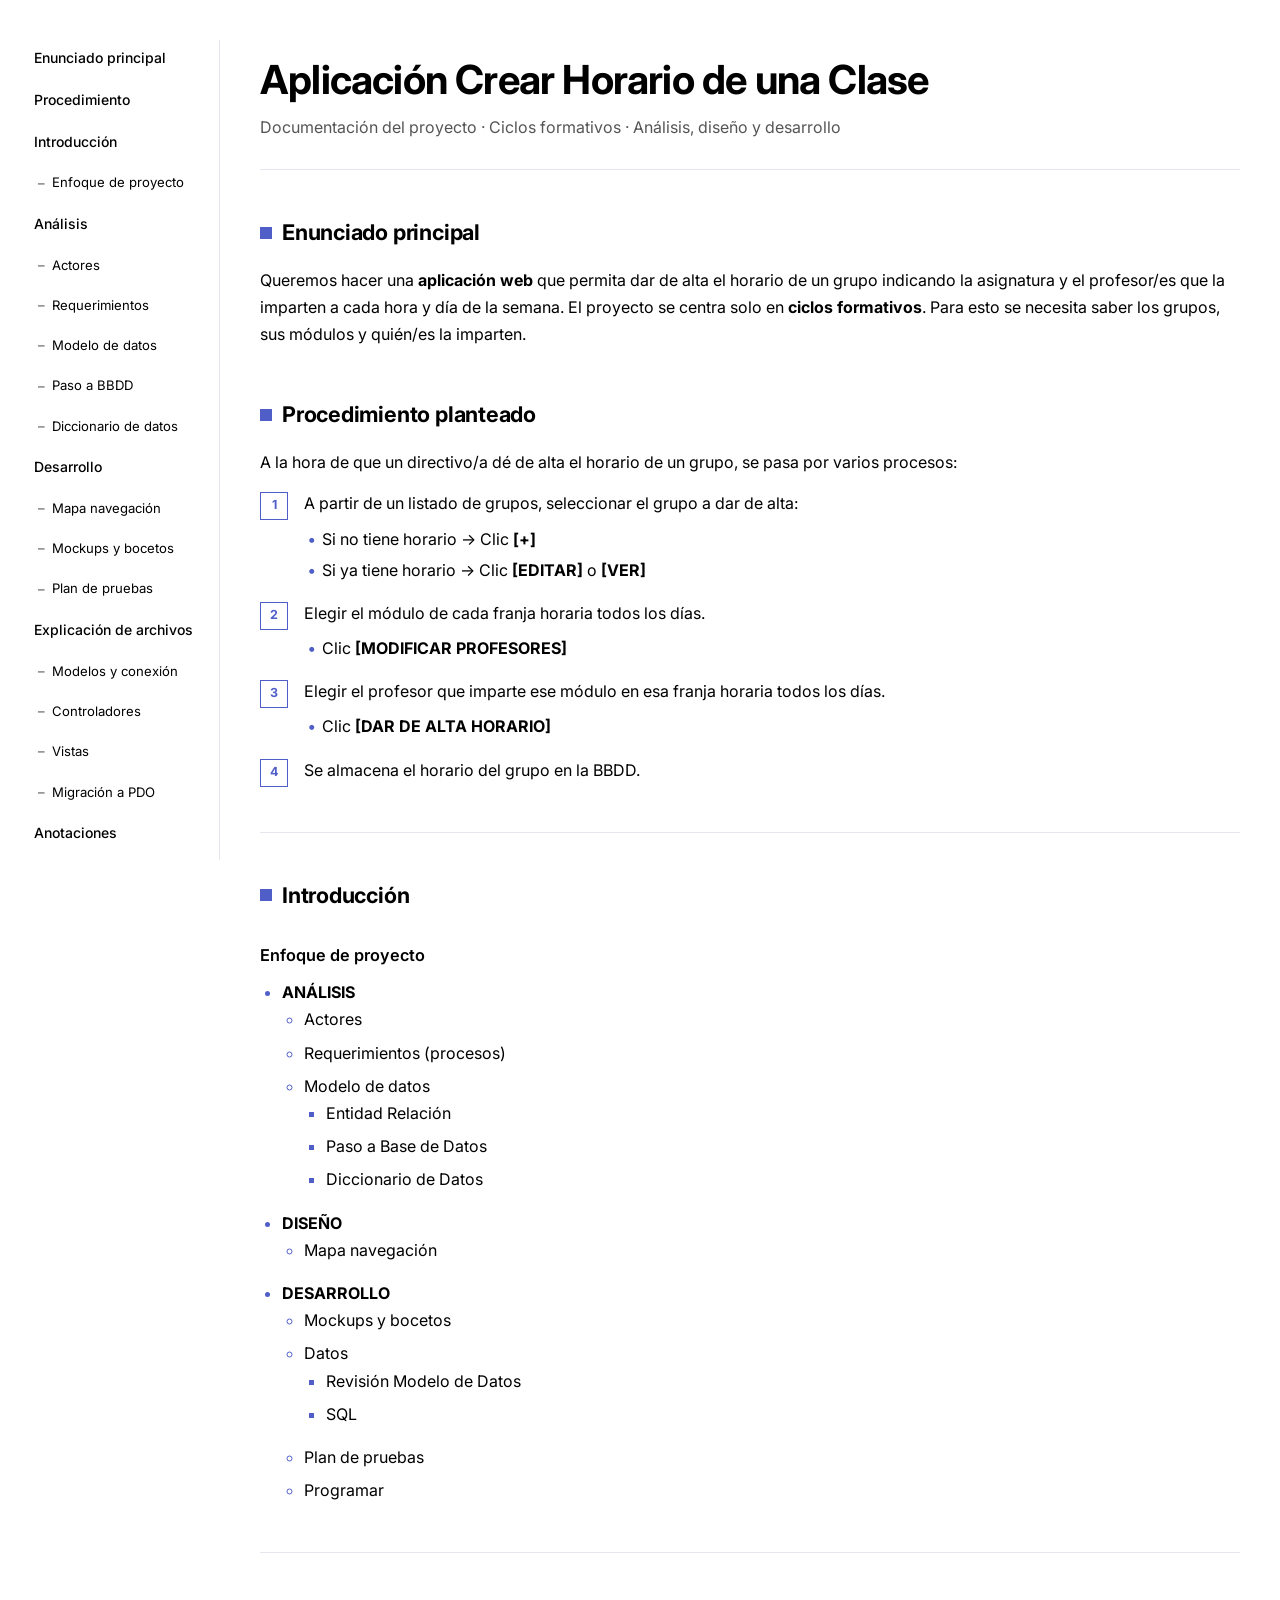
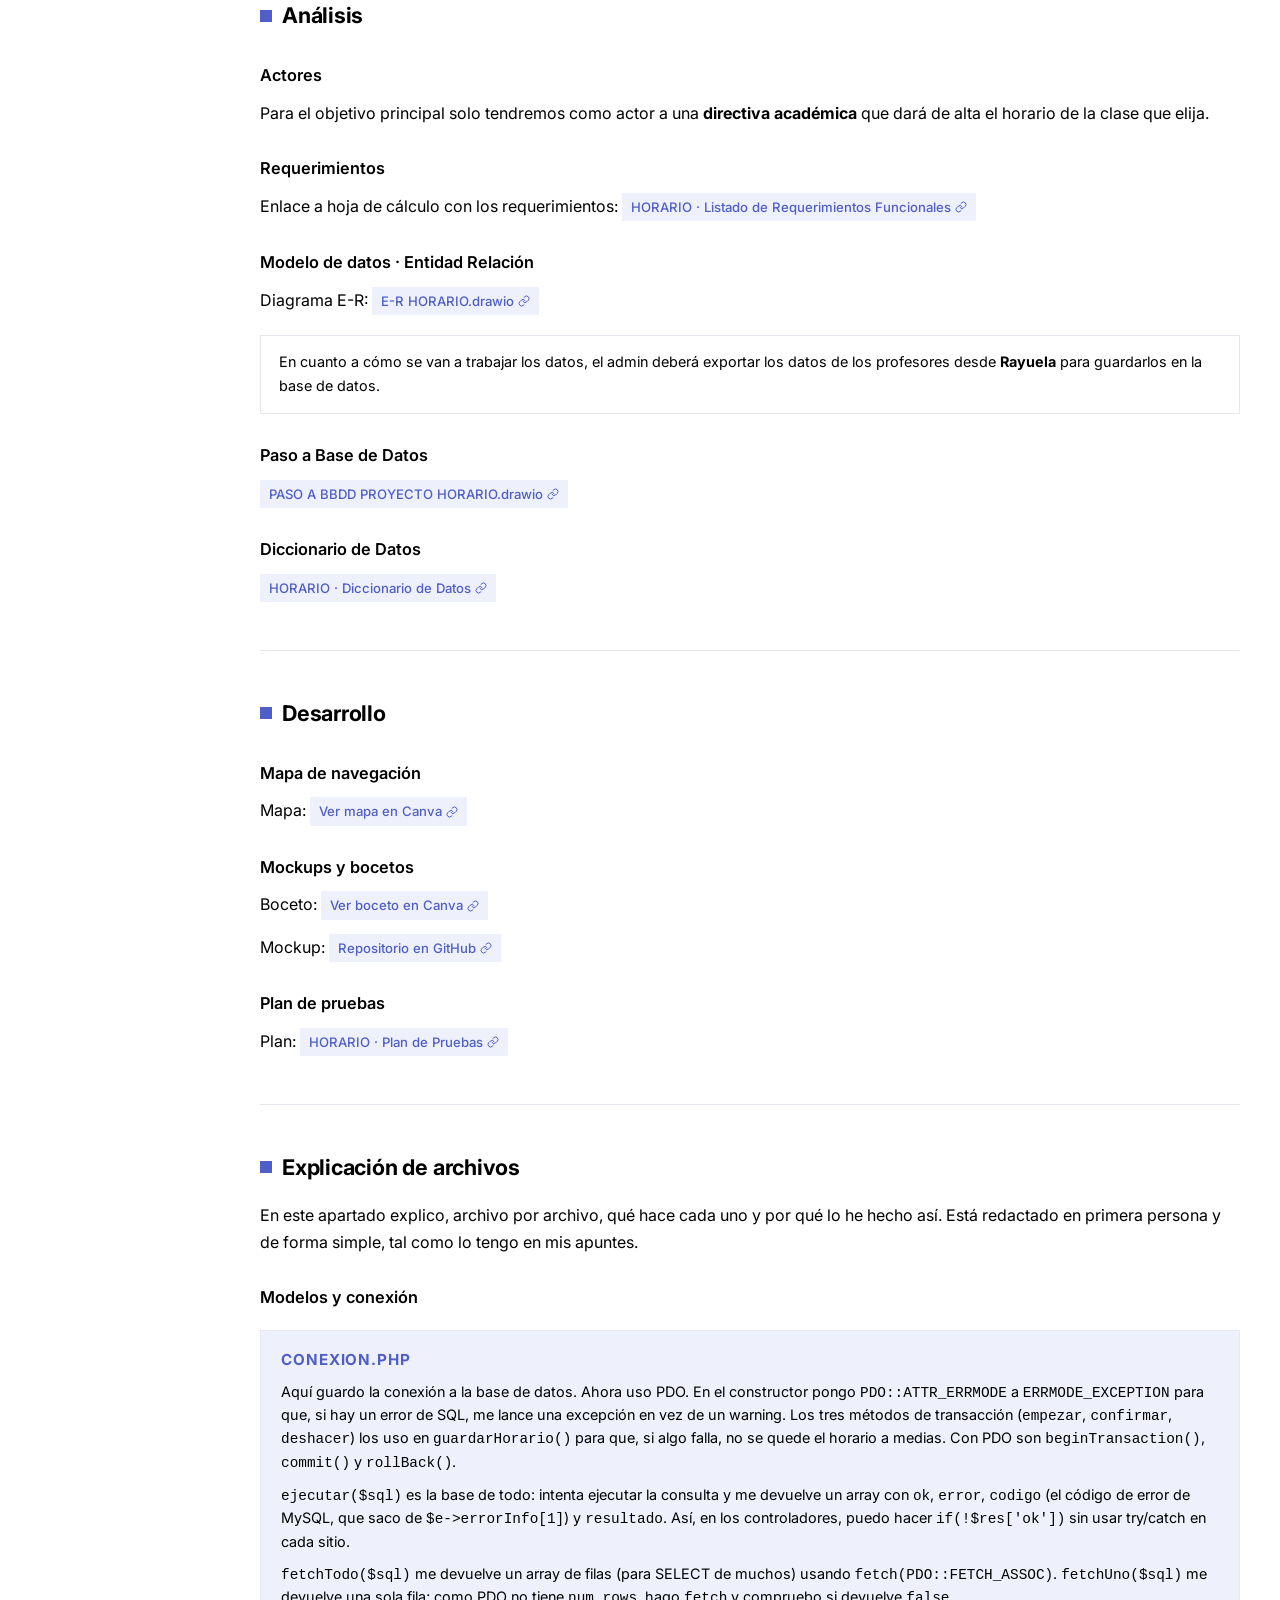
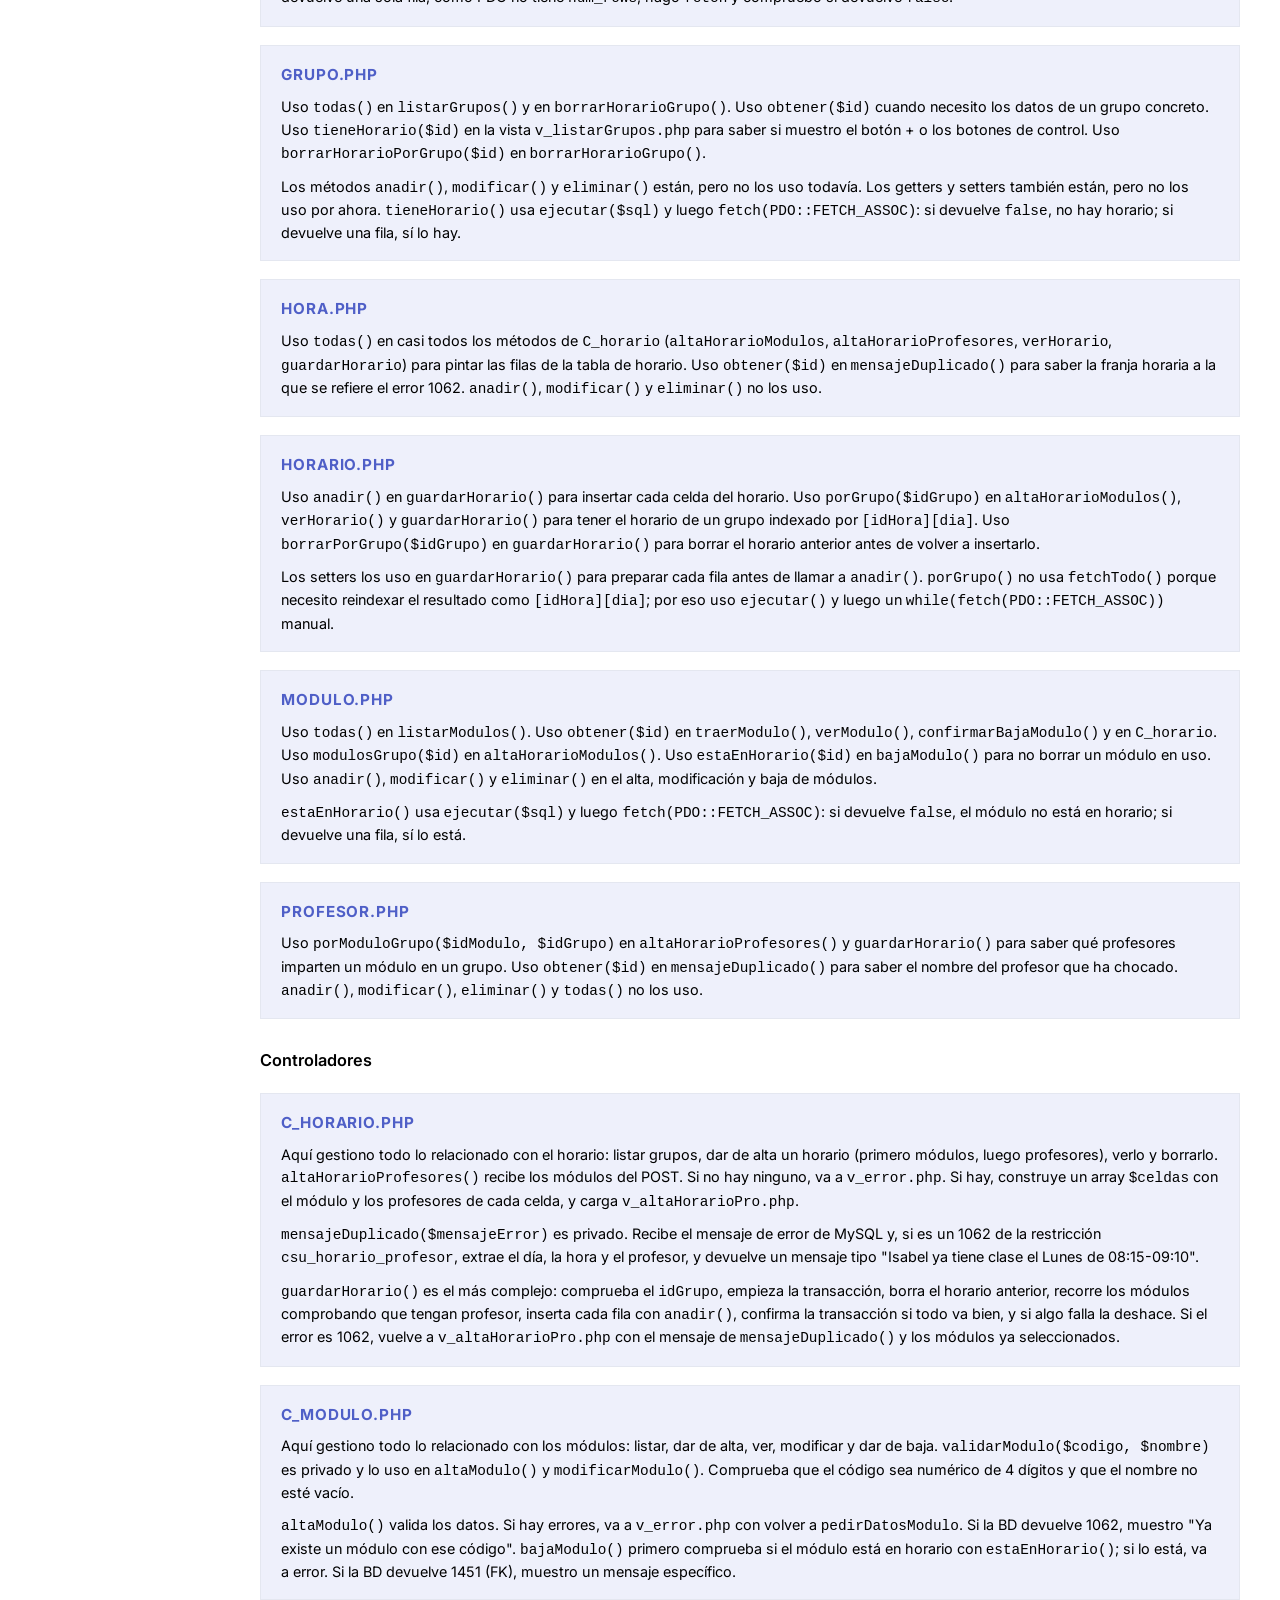
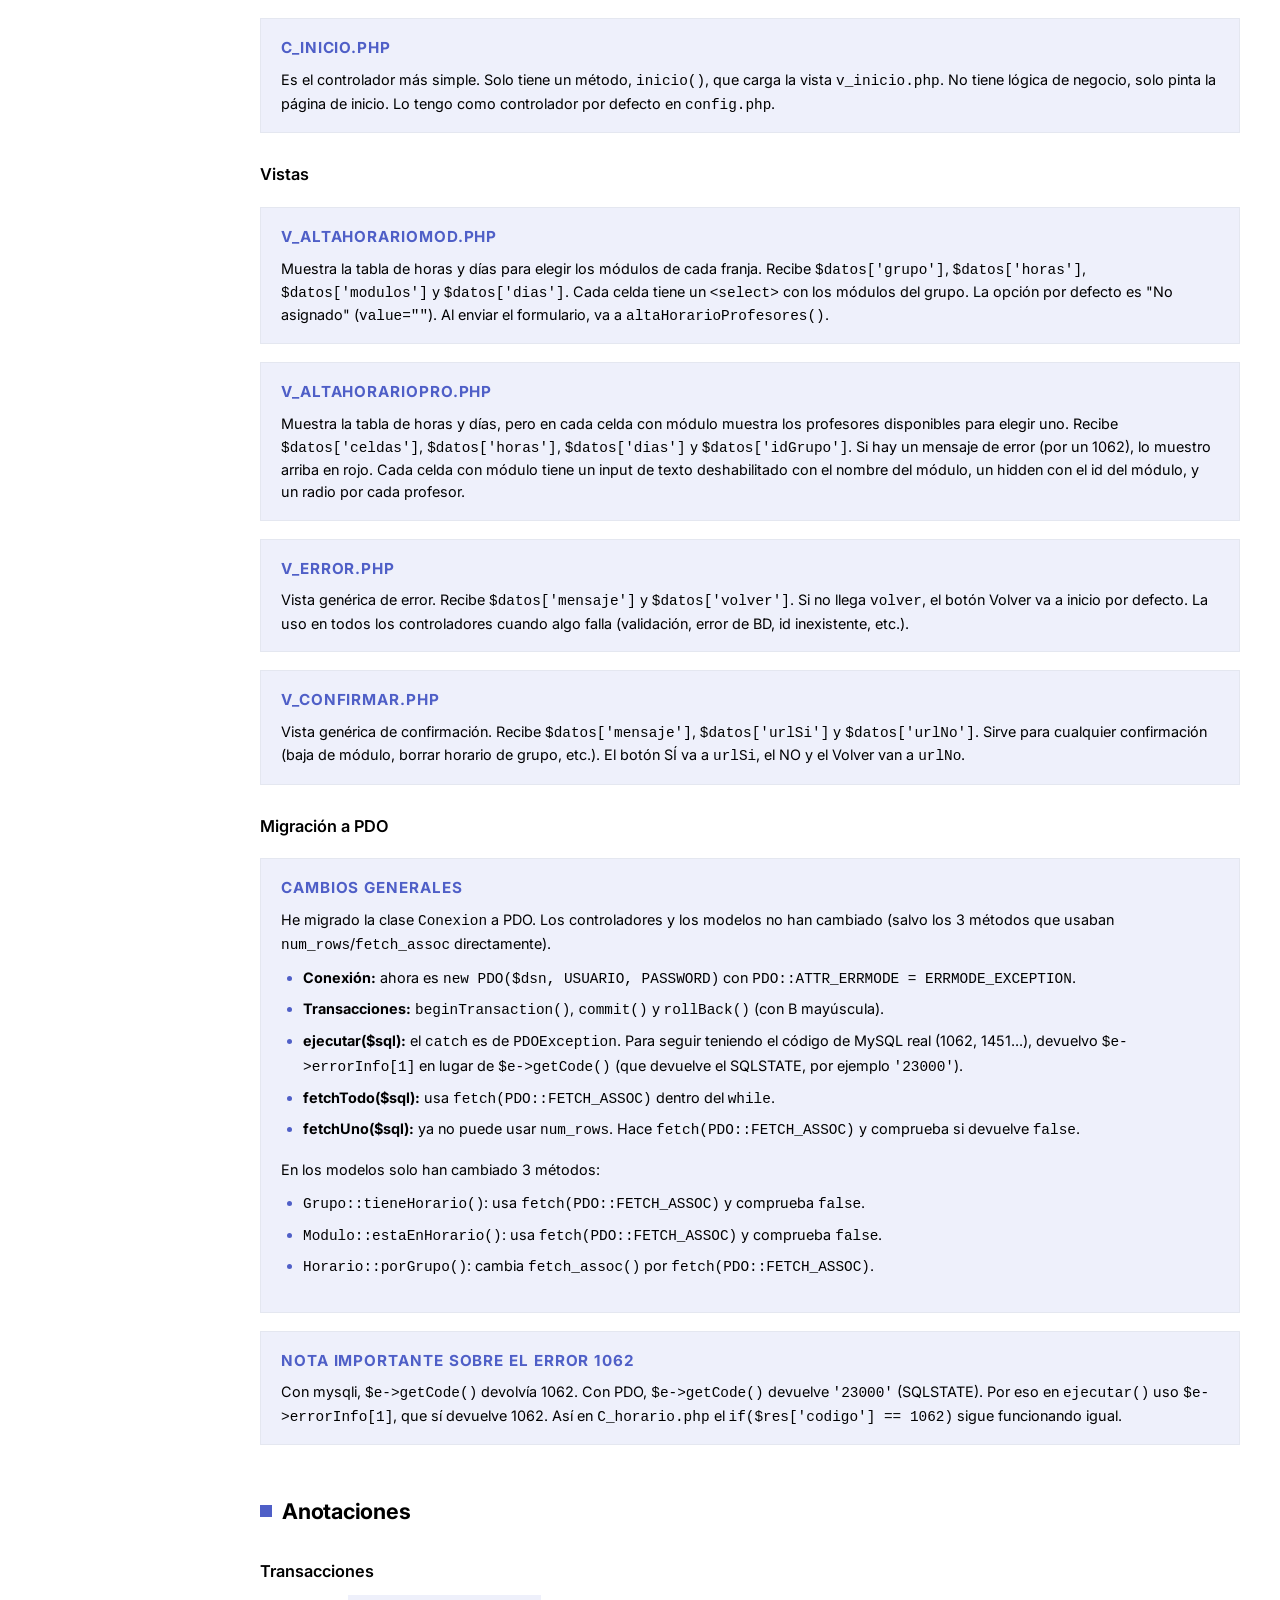
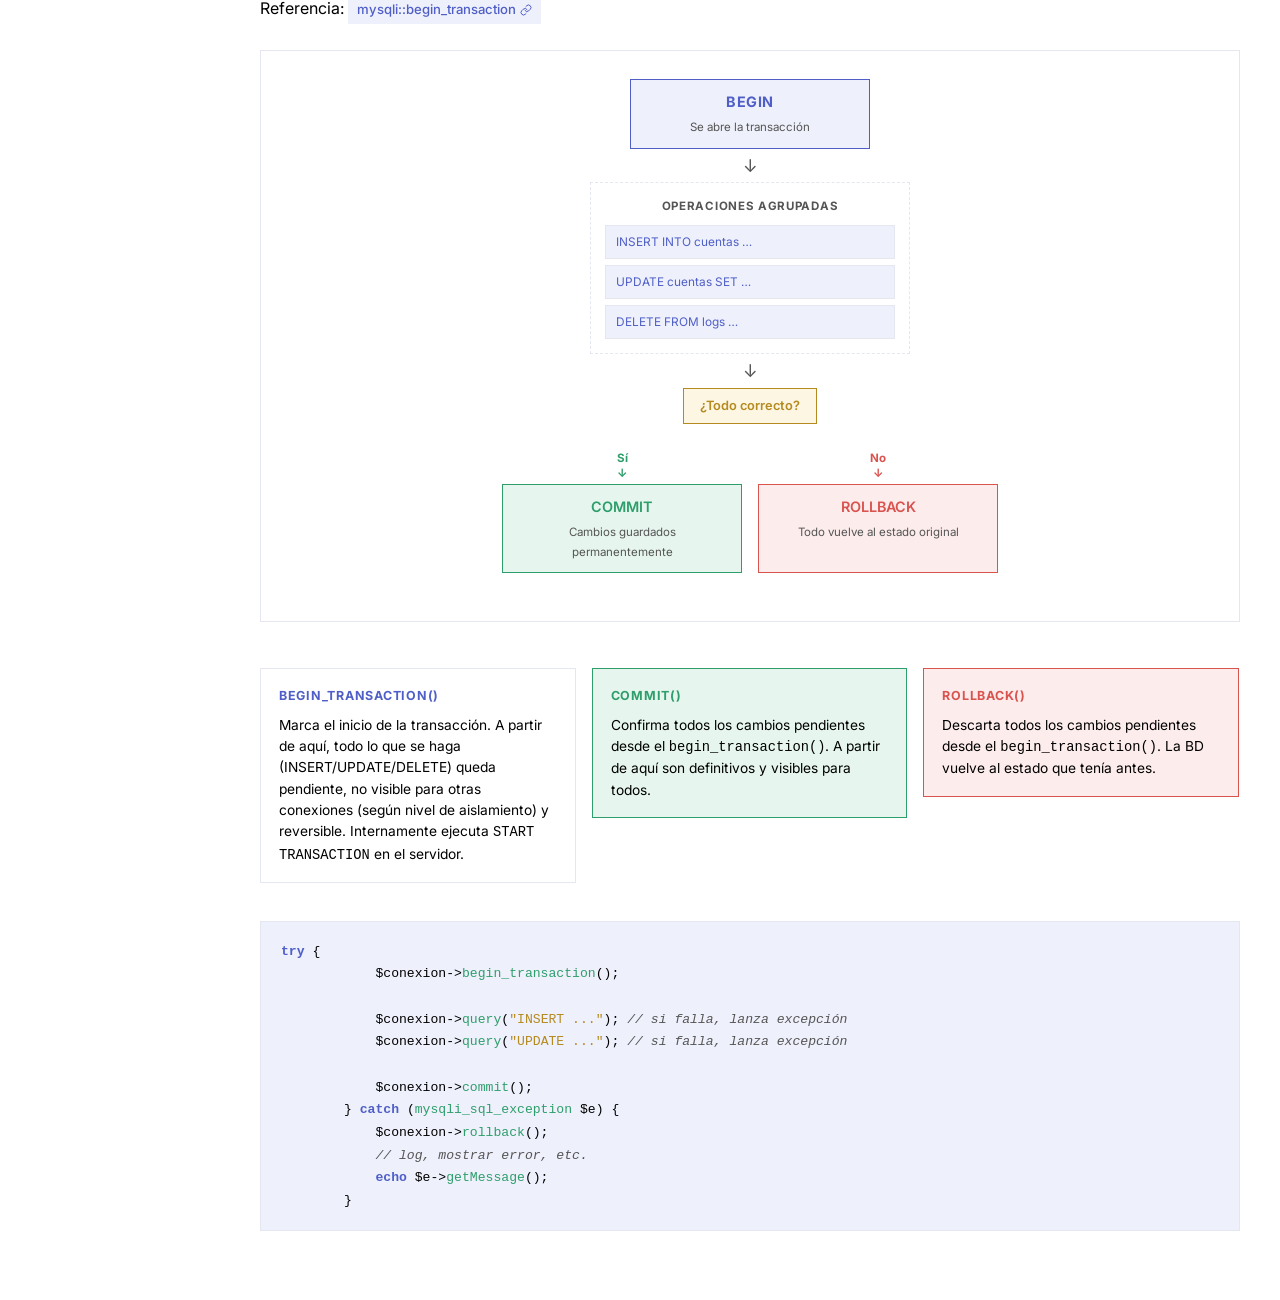
<file: PROYECTO/DocumentacionHtml/index.html>
<!DOCTYPE html>
<html lang="es">
    <head>
    <meta charset="UTF-8" />
    <meta name="viewport" content="width=device-width, initial-scale=1.0" />
    <title>Documentación · Aplicación Crear Horario</title>

    <!-- Google Fonts: Inter (única fuente) -->
    <link rel="preconnect" href="https://fonts.googleapis.com" />
    <link rel="preconnect" href="https://fonts.gstatic.com" crossorigin />
    <link href="https://fonts.googleapis.com/css2?family=Inter:wght@300;400;500;600;700&display=swap" rel="stylesheet"/>
    <link href="./style.css" rel="stylesheet"/>
    <link rel="icon" type="image/svg+xml" href="data:image/svg+xml,%3Csvg xmlns='http://www.w3.org/2000/svg' viewBox='0 0 32 32'%3E%3Crect x='5' y='2' width='22' height='28' fill='%234f5fc7'/%3E%3Crect x='5' y='2' width='6' height='28' fill='%233a47a3'/%3E%3Crect x='11' y='26' width='16' height='4' fill='%23dfe3fb'/%3E%3Crect x='14' y='8' width='10' height='2.5' fill='white'/%3E%3Crect x='14' y='13' width='7' height='2.5' fill='white'/%3E%3C/svg%3E" />
    </head>
    <body>
        <div>
        <!-- ============ MENÚ LATERAL ============ -->
        <nav aria-label="Índice de la documentación">
            <ul>
            <li><a href="#principal">Enunciado principal</a></li>
            <li><a href="#procedimiento">Procedimiento</a></li>
            <li><a href="#introduccion">Introducción</a></li>
            <li>
                <ul>
                <li><a href="#enfoque">Enfoque de proyecto</a></li>
                </ul>
            </li>
            <li><a href="#analisis">Análisis</a></li>
            <li>
                <ul>
                <li><a href="#actores">Actores</a></li>
                <li><a href="#requerimientos">Requerimientos</a></li>
                <li><a href="#modelo-datos">Modelo de datos</a></li>
                <li><a href="#paso-bbdd">Paso a BBDD</a></li>
                <li><a href="#diccionario">Diccionario de datos</a></li>
                </ul>
            </li>
            <li><a href="#desarrollo">Desarrollo</a></li>
            <li>
                <ul>
                <li><a href="#mapa">Mapa navegación</a></li>
                <li><a href="#mockups">Mockups y bocetos</a></li>
                <li><a href="#pruebas">Plan de pruebas</a></li>
                </ul>
            </li>
            <li><a href="#archivos">Explicación de archivos</a></li>
            <li>
                <ul>
                <li><a href="#archivos-modelos">Modelos y conexión</a></li>
                <li><a href="#archivos-controladores">Controladores</a></li>
                <li><a href="#archivos-vistas">Vistas</a></li>
                <li><a href="#archivos-pdo">Migración a PDO</a></li>
                </ul>
            </li>
            <li><a href="#anotaciones">Anotaciones</a></li>
            <li>
                <ul>
                <li><a href="#transacciones">Transacciones</a></li>
                </ul>
            </li>
            </ul>
        </nav>

        <!-- ============ CONTENIDO ============ -->
        <main>

            <header>
            <h1>Aplicación Crear Horario de una Clase</h1>
            <p>Documentación del proyecto · Ciclos formativos · Análisis, diseño y desarrollo</p>
            </header>

            <!-- ---------- PRINCIPAL ---------- -->
            <section id="principal">
            <h2>Enunciado principal</h2>
            <p>
                Queremos hacer una <strong>aplicación web</strong> que permita dar de alta el horario de un grupo
                indicando la asignatura y el profesor/es que la imparten a cada hora y día de la semana.
                El proyecto se centra solo en <strong>ciclos formativos</strong>. Para esto se necesita saber
                los grupos, sus módulos y quién/es la imparten.
            </p>
            </section>

            <!-- ---------- PROCEDIMIENTO ---------- -->
            <section id="procedimiento">
            <h2>Procedimiento planteado</h2>
            <p>
                A la hora de que un directivo/a dé de alta el horario de un grupo, se pasa por varios procesos:
            </p>
            <ol>
                <li>
                A partir de un listado de grupos, seleccionar el grupo a dar de alta:
                <ul>
                    <li>Si no tiene horario → Clic <strong>[+]</strong></li>
                    <li>Si ya tiene horario → Clic <strong>[EDITAR]</strong> o <strong>[VER]</strong></li>
                </ul>
                </li>
                <li>
                Elegir el módulo de cada franja horaria todos los días.
                <ul>
                    <li>Clic <strong>[MODIFICAR PROFESORES]</strong></li>
                </ul>
                </li>
                <li>
                Elegir el profesor que imparte ese módulo en esa franja horaria todos los días.
                <ul>
                    <li>Clic <strong>[DAR DE ALTA HORARIO]</strong></li>
                </ul>
                </li>
                <li>Se almacena el horario del grupo en la BBDD.</li>
            </ol>
            </section>

            <hr />

            <!-- ---------- INTRODUCCIÓN ---------- -->
            <section id="introduccion">
            <h2>Introducción</h2>

            <h3 id="enfoque">Enfoque de proyecto</h3>
            <ul>
                <li>
                <strong>ANÁLISIS</strong>
                <ul>
                    <li>Actores</li>
                    <li>Requerimientos (procesos)</li>
                    <li>
                    Modelo de datos
                    <ul>
                        <li>Entidad Relación</li>
                        <li>Paso a Base de Datos</li>
                        <li>Diccionario de Datos</li>
                    </ul>
                    </li>
                </ul>
                </li>
                <li>
                <strong>DISEÑO</strong>
                <ul>
                    <li>Mapa navegación</li>
                </ul>
                </li>
                <li>
                <strong>DESARROLLO</strong>
                <ul>
                    <li>Mockups y bocetos</li>
                    <li>
                    Datos
                    <ul>
                        <li>Revisión Modelo de Datos</li>
                        <li>SQL</li>
                    </ul>
                    </li>
                    <li>Plan de pruebas</li>
                    <li>Programar</li>
                </ul>
                </li>
            </ul>
            </section>

            <hr />

            <!-- ---------- ANÁLISIS ---------- -->
            <section id="analisis">
            <h2>Análisis</h2>

            <h3 id="actores">Actores</h3>
            <p>
                Para el objetivo principal solo tendremos como actor a una <strong>directiva académica</strong>
                que dará de alta el horario de la clase que elija.
            </p>

            <h3 id="requerimientos">Requerimientos</h3>
            <p>
                Enlace a hoja de cálculo con los requerimientos:
                <a class="enlace-icono" href="#" target="_blank" rel="noopener">HORARIO · Listado de Requerimientos Funcionales <svg width="12" height="12"><use href="#icon-link"/></svg></a>
            </p>

            <h3 id="modelo-datos">Modelo de datos · Entidad Relación</h3>
            <p>
                Diagrama E-R: <a class="enlace-icono" href="#" target="_blank" rel="noopener">E-R HORARIO.drawio <svg width="12" height="12"><use href="#icon-link"/></svg></a>
            </p>
            <div>
                En cuanto a cómo se van a trabajar los datos, el admin deberá exportar los datos de los
                profesores desde <strong>Rayuela</strong> para guardarlos en la base de datos.
            </div>

            <h3 id="paso-bbdd">Paso a Base de Datos</h3>
            <p>
                <a class="enlace-icono" href="#" target="_blank" rel="noopener">PASO A BBDD PROYECTO HORARIO.drawio <svg width="12" height="12"><use href="#icon-link"/></svg></a>
            </p>

            <h3 id="diccionario">Diccionario de Datos</h3>
            <p>
                <a class="enlace-icono" href="#" target="_blank" rel="noopener">HORARIO · Diccionario de Datos <svg width="12" height="12"><use href="#icon-link"/></svg></a>
            </p>
            </section>

            <hr />

            <!-- ---------- DESARROLLO ---------- -->
            <section id="desarrollo">
            <h2>Desarrollo</h2>

            <h3 id="mapa">Mapa de navegación</h3>
            <p>
                Mapa:
                <a class="enlace-icono" href="https://canva.link/co7f5u1f08tlhe8" target="_blank" rel="noopener">Ver mapa en Canva <svg width="12" height="12"><use href="#icon-link"/></svg></a>
            </p>

            <h3 id="mockups">Mockups y bocetos</h3>
            <p>
                Boceto:
                <a class="enlace-icono" href="https://canva.link/qsecop633bk2de5" target="_blank" rel="noopener">Ver boceto en Canva <svg width="12" height="12"><use href="#icon-link"/></svg></a>
            </p>
            <p>
                Mockup:
                <a class="enlace-icono" href="https://github.com/TeresaHS/PROYECTO_HORARIO" target="_blank" rel="noopener">Repositorio en GitHub <svg width="12" height="12"><use href="#icon-link"/></svg></a>
            </p>

            <h3 id="pruebas">Plan de pruebas</h3>
            <p>
                Plan:
                <a class="enlace-icono" href="#" target="_blank" rel="noopener">HORARIO · Plan de Pruebas <svg width="12" height="12"><use href="#icon-link"/></svg></a>
            </p>
            </section>

            <hr />

            <!-- ---------- EXPLICACIÓN DE ARCHIVOS ---------- -->
            <section id="archivos">
                <h2>Explicación de archivos</h2>
                <p>
                    En este apartado explico, archivo por archivo, qué hace cada uno y por qué lo he hecho así.
                    Está redactado en primera persona y de forma simple, tal como lo tengo en mis apuntes.
                </p>

                <h3 id="archivos-modelos">Modelos y conexión</h3>

                <div class="archivo">
                    <h4>Conexion.php</h4>
                    <p>
                        Aquí guardo la conexión a la base de datos. Ahora uso PDO.
                        En el constructor pongo <code>PDO::ATTR_ERRMODE</code> a <code>ERRMODE_EXCEPTION</code>
                        para que, si hay un error de SQL, me lance una excepción en vez de un warning.
                        Los tres métodos de transacción (<code>empezar</code>, <code>confirmar</code>,
                        <code>deshacer</code>) los uso en <code>guardarHorario()</code> para que, si algo falla,
                        no se quede el horario a medias. Con PDO son <code>beginTransaction()</code>,
                        <code>commit()</code> y <code>rollBack()</code>.
                    </p>
                    <p>
                        <code>ejecutar($sql)</code> es la base de todo: intenta ejecutar la consulta y me devuelve
                        un array con <code>ok</code>, <code>error</code>, <code>codigo</code> (el código de error
                        de MySQL, que saco de <code>$e-&gt;errorInfo[1]</code>) y <code>resultado</code>.
                        Así, en los controladores, puedo hacer <code>if(!$res['ok'])</code> sin usar try/catch en cada sitio.
                    </p>
                    <p>
                        <code>fetchTodo($sql)</code> me devuelve un array de filas (para SELECT de muchos) usando
                        <code>fetch(PDO::FETCH_ASSOC)</code>. <code>fetchUno($sql)</code> me devuelve una sola fila;
                        como PDO no tiene <code>num_rows</code>, hago <code>fetch</code> y compruebo si devuelve <code>false</code>.
                    </p>
                </div>

                <div class="archivo">
                    <h4>Grupo.php</h4>
                    <p>
                        Uso <code>todas()</code> en <code>listarGrupos()</code> y en <code>borrarHorarioGrupo()</code>.
                        Uso <code>obtener($id)</code> cuando necesito los datos de un grupo concreto.
                        Uso <code>tieneHorario($id)</code> en la vista <code>v_listarGrupos.php</code> para saber
                        si muestro el botón + o los botones de control. Uso <code>borrarHorarioPorGrupo($id)</code>
                        en <code>borrarHorarioGrupo()</code>.
                    </p>
                    <p>
                        Los métodos <code>anadir()</code>, <code>modificar()</code> y <code>eliminar()</code> están,
                        pero no los uso todavía. Los getters y setters también están, pero no los uso por ahora.
                        <code>tieneHorario()</code> usa <code>ejecutar($sql)</code> y luego
                        <code>fetch(PDO::FETCH_ASSOC)</code>: si devuelve <code>false</code>, no hay horario;
                        si devuelve una fila, sí lo hay.
                    </p>
                </div>

                <div class="archivo">
                    <h4>Hora.php</h4>
                    <p>
                        Uso <code>todas()</code> en casi todos los métodos de <code>C_horario</code>
                        (<code>altaHorarioModulos</code>, <code>altaHorarioProfesores</code>, <code>verHorario</code>,
                        <code>guardarHorario</code>) para pintar las filas de la tabla de horario.
                        Uso <code>obtener($id)</code> en <code>mensajeDuplicado()</code> para saber la franja horaria
                        a la que se refiere el error 1062. <code>anadir()</code>, <code>modificar()</code> y
                        <code>eliminar()</code> no los uso.
                    </p>
                </div>

                <div class="archivo">
                    <h4>Horario.php</h4>
                    <p>
                        Uso <code>anadir()</code> en <code>guardarHorario()</code> para insertar cada celda del horario.
                        Uso <code>porGrupo($idGrupo)</code> en <code>altaHorarioModulos()</code>, <code>verHorario()</code>
                        y <code>guardarHorario()</code> para tener el horario de un grupo indexado por
                        <code>[idHora][dia]</code>. Uso <code>borrarPorGrupo($idGrupo)</code> en
                        <code>guardarHorario()</code> para borrar el horario anterior antes de volver a insertarlo.
                    </p>
                    <p>
                        Los setters los uso en <code>guardarHorario()</code> para preparar cada fila antes de llamar
                        a <code>anadir()</code>. <code>porGrupo()</code> no usa <code>fetchTodo()</code> porque
                        necesito reindexar el resultado como <code>[idHora][dia]</code>; por eso uso
                        <code>ejecutar()</code> y luego un <code>while(fetch(PDO::FETCH_ASSOC))</code> manual.
                    </p>
                </div>

                <div class="archivo">
                    <h4>Modulo.php</h4>
                    <p>
                        Uso <code>todas()</code> en <code>listarModulos()</code>. Uso <code>obtener($id)</code> en
                        <code>traerModulo()</code>, <code>verModulo()</code>, <code>confirmarBajaModulo()</code> y en
                        <code>C_horario</code>. Uso <code>modulosGrupo($id)</code> en <code>altaHorarioModulos()</code>.
                        Uso <code>estaEnHorario($id)</code> en <code>bajaModulo()</code> para no borrar un módulo en uso.
                        Uso <code>anadir()</code>, <code>modificar()</code> y <code>eliminar()</code> en el alta,
                        modificación y baja de módulos.
                    </p>
                    <p>
                        <code>estaEnHorario()</code> usa <code>ejecutar($sql)</code> y luego
                        <code>fetch(PDO::FETCH_ASSOC)</code>: si devuelve <code>false</code>, el módulo no está en
                        horario; si devuelve una fila, sí lo está.
                    </p>
                </div>

                <div class="archivo">
                    <h4>Profesor.php</h4>
                    <p>
                        Uso <code>porModuloGrupo($idModulo, $idGrupo)</code> en <code>altaHorarioProfesores()</code>
                        y <code>guardarHorario()</code> para saber qué profesores imparten un módulo en un grupo.
                        Uso <code>obtener($id)</code> en <code>mensajeDuplicado()</code> para saber el nombre del
                        profesor que ha chocado. <code>anadir()</code>, <code>modificar()</code>,
                        <code>eliminar()</code> y <code>todas()</code> no los uso.
                    </p>
                </div>

                <h3 id="archivos-controladores">Controladores</h3>

                <div class="archivo">
                    <h4>C_horario.php</h4>
                    <p>
                        Aquí gestiono todo lo relacionado con el horario: listar grupos, dar de alta un horario
                        (primero módulos, luego profesores), verlo y borrarlo.
                        <code>altaHorarioProfesores()</code> recibe los módulos del POST. Si no hay ninguno, va a
                        <code>v_error.php</code>. Si hay, construye un array <code>$celdas</code> con el módulo y los
                        profesores de cada celda, y carga <code>v_altaHorarioPro.php</code>.
                    </p>
                    <p>
                        <code>mensajeDuplicado($mensajeError)</code> es privado. Recibe el mensaje de error de MySQL
                        y, si es un 1062 de la restricción <code>csu_horario_profesor</code>, extrae el día, la hora
                        y el profesor, y devuelve un mensaje tipo "Isabel ya tiene clase el Lunes de 08:15-09:10".
                    </p>
                    <p>
                        <code>guardarHorario()</code> es el más complejo: comprueba el <code>idGrupo</code>, empieza
                        la transacción, borra el horario anterior, recorre los módulos comprobando que tengan profesor,
                        inserta cada fila con <code>anadir()</code>, confirma la transacción si todo va bien, y si algo
                        falla la deshace. Si el error es 1062, vuelve a <code>v_altaHorarioPro.php</code> con el mensaje
                        de <code>mensajeDuplicado()</code> y los módulos ya seleccionados.
                    </p>
                </div>

                <div class="archivo">
                    <h4>C_modulo.php</h4>
                    <p>
                        Aquí gestiono todo lo relacionado con los módulos: listar, dar de alta, ver, modificar y dar
                        de baja. <code>validarModulo($codigo, $nombre)</code> es privado y lo uso en
                        <code>altaModulo()</code> y <code>modificarModulo()</code>. Comprueba que el código sea
                        numérico de 4 dígitos y que el nombre no esté vacío.
                    </p>
                    <p>
                        <code>altaModulo()</code> valida los datos. Si hay errores, va a <code>v_error.php</code> con
                        volver a <code>pedirDatosModulo</code>. Si la BD devuelve 1062, muestro "Ya existe un módulo
                        con ese código". <code>bajaModulo()</code> primero comprueba si el módulo está en horario con
                        <code>estaEnHorario()</code>; si lo está, va a error. Si la BD devuelve 1451 (FK), muestro un
                        mensaje específico.
                    </p>
                </div>

                <div class="archivo">
                    <h4>C_inicio.php</h4>
                    <p>
                        Es el controlador más simple. Solo tiene un método, <code>inicio()</code>, que carga la vista
                        <code>v_inicio.php</code>. No tiene lógica de negocio, solo pinta la página de inicio.
                        Lo tengo como controlador por defecto en <code>config.php</code>.
                    </p>
                </div>

                <h3 id="archivos-vistas">Vistas</h3>

                <div class="archivo">
                    <h4>v_altaHorarioMod.php</h4>
                    <p>
                        Muestra la tabla de horas y días para elegir los módulos de cada franja. Recibe
                        <code>$datos['grupo']</code>, <code>$datos['horas']</code>, <code>$datos['modulos']</code> y
                        <code>$datos['dias']</code>. Cada celda tiene un <code>&lt;select&gt;</code> con los módulos
                        del grupo. La opción por defecto es "No asignado" (<code>value=""</code>). Al enviar el
                        formulario, va a <code>altaHorarioProfesores()</code>.
                    </p>
                </div>

                <div class="archivo">
                    <h4>v_altaHorarioPro.php</h4>
                    <p>
                        Muestra la tabla de horas y días, pero en cada celda con módulo muestra los profesores
                        disponibles para elegir uno. Recibe <code>$datos['celdas']</code>, <code>$datos['horas']</code>,
                        <code>$datos['dias']</code> y <code>$datos['idGrupo']</code>. Si hay un mensaje de error (por
                        un 1062), lo muestro arriba en rojo. Cada celda con módulo tiene un input de texto
                        deshabilitado con el nombre del módulo, un hidden con el id del módulo, y un radio por cada
                        profesor.
                    </p>
                </div>

                <div class="archivo">
                    <h4>v_error.php</h4>
                    <p>
                        Vista genérica de error. Recibe <code>$datos['mensaje']</code> y <code>$datos['volver']</code>.
                        Si no llega <code>volver</code>, el botón Volver va a inicio por defecto. La uso en todos los
                        controladores cuando algo falla (validación, error de BD, id inexistente, etc.).
                    </p>
                </div>

                <div class="archivo">
                    <h4>v_confirmar.php</h4>
                    <p>
                        Vista genérica de confirmación. Recibe <code>$datos['mensaje']</code>,
                        <code>$datos['urlSi']</code> y <code>$datos['urlNo']</code>. Sirve para cualquier confirmación
                        (baja de módulo, borrar horario de grupo, etc.). El botón SÍ va a <code>urlSi</code>, el NO y
                        el Volver van a <code>urlNo</code>.
                    </p>
                </div>

                <h3 id="archivos-pdo">Migración a PDO</h3>

                <div class="archivo">
                    <h4>Cambios generales</h4>
                    <p>
                        He migrado la clase <code>Conexion</code> a PDO. Los controladores y los modelos no han
                        cambiado (salvo los 3 métodos que usaban <code>num_rows</code>/<code>fetch_assoc</code>
                        directamente).
                    </p>
                    <ul>
                        <li>
                            <strong>Conexión:</strong> ahora es
                            <code>new PDO($dsn, USUARIO, PASSWORD)</code> con
                            <code>PDO::ATTR_ERRMODE = ERRMODE_EXCEPTION</code>.
                        </li>
                        <li>
                            <strong>Transacciones:</strong> <code>beginTransaction()</code>, <code>commit()</code> y
                            <code>rollBack()</code> (con B mayúscula).
                        </li>
                        <li>
                            <strong>ejecutar($sql):</strong> el <code>catch</code> es de <code>PDOException</code>.
                            Para seguir teniendo el código de MySQL real (1062, 1451...), devuelvo
                            <code>$e-&gt;errorInfo[1]</code> en lugar de <code>$e-&gt;getCode()</code> (que devuelve
                            el SQLSTATE, por ejemplo <code>'23000'</code>).
                        </li>
                        <li>
                            <strong>fetchTodo($sql):</strong> usa <code>fetch(PDO::FETCH_ASSOC)</code> dentro del
                            <code>while</code>.
                        </li>
                        <li>
                            <strong>fetchUno($sql):</strong> ya no puede usar <code>num_rows</code>. Hace
                            <code>fetch(PDO::FETCH_ASSOC)</code> y comprueba si devuelve <code>false</code>.
                        </li>
                    </ul>
                    <p>
                        En los modelos solo han cambiado 3 métodos:
                    </p>
                    <ul>
                        <li><code>Grupo::tieneHorario()</code>: usa <code>fetch(PDO::FETCH_ASSOC)</code> y comprueba <code>false</code>.</li>
                        <li><code>Modulo::estaEnHorario()</code>: usa <code>fetch(PDO::FETCH_ASSOC)</code> y comprueba <code>false</code>.</li>
                        <li><code>Horario::porGrupo()</code>: cambia <code>fetch_assoc()</code> por <code>fetch(PDO::FETCH_ASSOC)</code>.</li>
                    </ul>
                </div>

                <div class="archivo">
                    <h4>Nota importante sobre el error 1062</h4>
                    <p>
                        Con mysqli, <code>$e-&gt;getCode()</code> devolvía 1062. Con PDO,
                        <code>$e-&gt;getCode()</code> devuelve <code>'23000'</code> (SQLSTATE). Por eso en
                        <code>ejecutar()</code> uso <code>$e-&gt;errorInfo[1]</code>, que sí devuelve 1062. Así en
                        <code>C_horario.php</code> el <code>if($res['codigo'] == 1062)</code> sigue funcionando igual.
                    </p>
                </div>
            </section>

            <!-- ---------- ANOTACIONES ---------- -->
            <section id="anotaciones">
            <h2>Anotaciones</h2>

            <h3 id="transacciones">Transacciones</h3>
            <p>
                Referencia: <a class="enlace-icono" href="https://www.php.net/manual/en/mysqli.begin-transaction.php" target="_blank" rel="noopener">mysqli::begin_transaction <svg width="12" height="12"><use href="#icon-link"/></svg></a>
            </p>

            <!-- Diagrama de flujo -->
            <div role="img" aria-label="Diagrama de flujo de una transacción: BEGIN, operaciones agrupadas, ¿todo correcto?, COMMIT o ROLLBACK">
                <div>
                BEGIN<span>Se abre la transacción</span>
                </div>
                <div>↓</div>
                <div>
                <span>Operaciones agrupadas</span>
                <span>INSERT INTO cuentas …</span>
                <span>UPDATE cuentas SET …</span>
                <span>DELETE FROM logs …</span>
                </div>
                <div>↓</div>
                <span>¿Todo correcto?</span>
                <div>
                <div>
                    COMMIT
                    <span>Cambios guardados permanentemente</span>
                </div>
                <div>
                    ROLLBACK
                    <span>Todo vuelve al estado original</span>
                </div>
                </div>
            </div>

            <!-- Tarjetas explicativas -->
            <div>
                <div>
                <h4>begin_transaction()</h4>
                <p>
                    Marca el inicio de la transacción. A partir de aquí, todo lo que se haga
                    (INSERT/UPDATE/DELETE) queda pendiente, no visible para otras conexiones
                    (según nivel de aislamiento) y reversible. Internamente ejecuta
                    <code>START TRANSACTION</code> en el servidor.
                </p>
                </div>
                <div>
                <h4>commit()</h4>
                <p>
                    Confirma todos los cambios pendientes desde el <code>begin_transaction()</code>.
                    A partir de aquí son definitivos y visibles para todos.
                </p>
                </div>
                <div>
                <h4>rollback()</h4>
                <p>
                    Descarta todos los cambios pendientes desde el <code>begin_transaction()</code>.
                    La BD vuelve al estado que tenía antes.
                </p>
                </div>
            </div>

            <!-- Código PHP -->
            <pre><code><span class="kw">try</span> {
            $conexion-&gt;<span class="fn">begin_transaction</span>();

            $conexion-&gt;<span class="fn">query</span>(<span class="str">"INSERT ..."</span>); <span class="com">// si falla, lanza excepción</span>
            $conexion-&gt;<span class="fn">query</span>(<span class="str">"UPDATE ..."</span>); <span class="com">// si falla, lanza excepción</span>

            $conexion-&gt;<span class="fn">commit</span>();
        } <span class="kw">catch</span> (<span class="fn">mysqli_sql_exception</span> $e) {
            $conexion-&gt;<span class="fn">rollback</span>();
            <span class="com">// log, mostrar error, etc.</span>
            <span class="kw">echo</span> $e-&gt;<span class="fn">getMessage</span>();
        }</code></pre>

            </section>

        </main>
        </div>
    </body>
    <svg xmlns="http://www.w3.org/2000/svg" style="display:none;">
        <symbol id="icon-link" viewBox="0 0 24 24" fill="none" stroke="currentColor" stroke-width="2" stroke-linecap="round" stroke-linejoin="round">
            <path d="M10 13a5 5 0 0 0 7.54.54l3-3a5 5 0 0 0-7.07-7.07l-1.72 1.71"/>
            <path d="M14 11a5 5 0 0 0-7.54-.54l-3 3a5 5 0 0 0 7.07 7.07l1.71-1.71"/>
        </symbol>
    </svg>
</html>
</file>
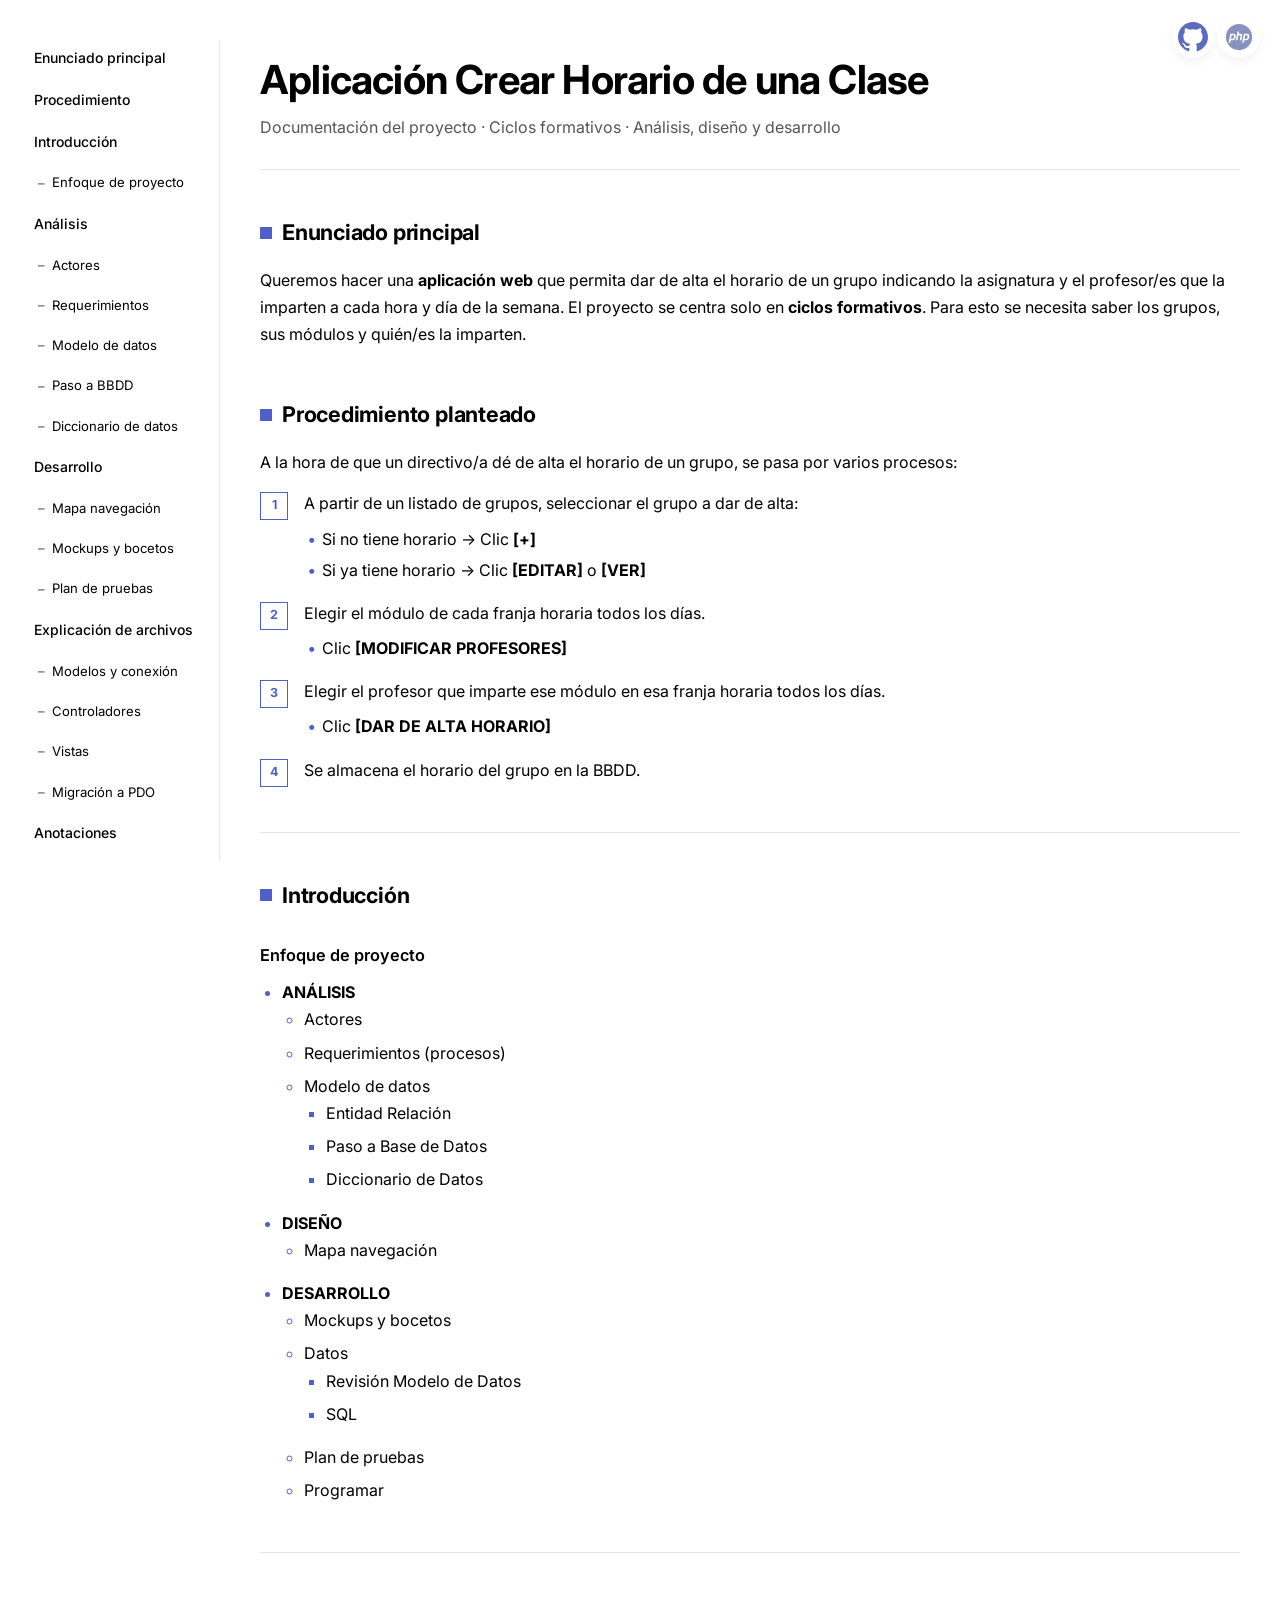
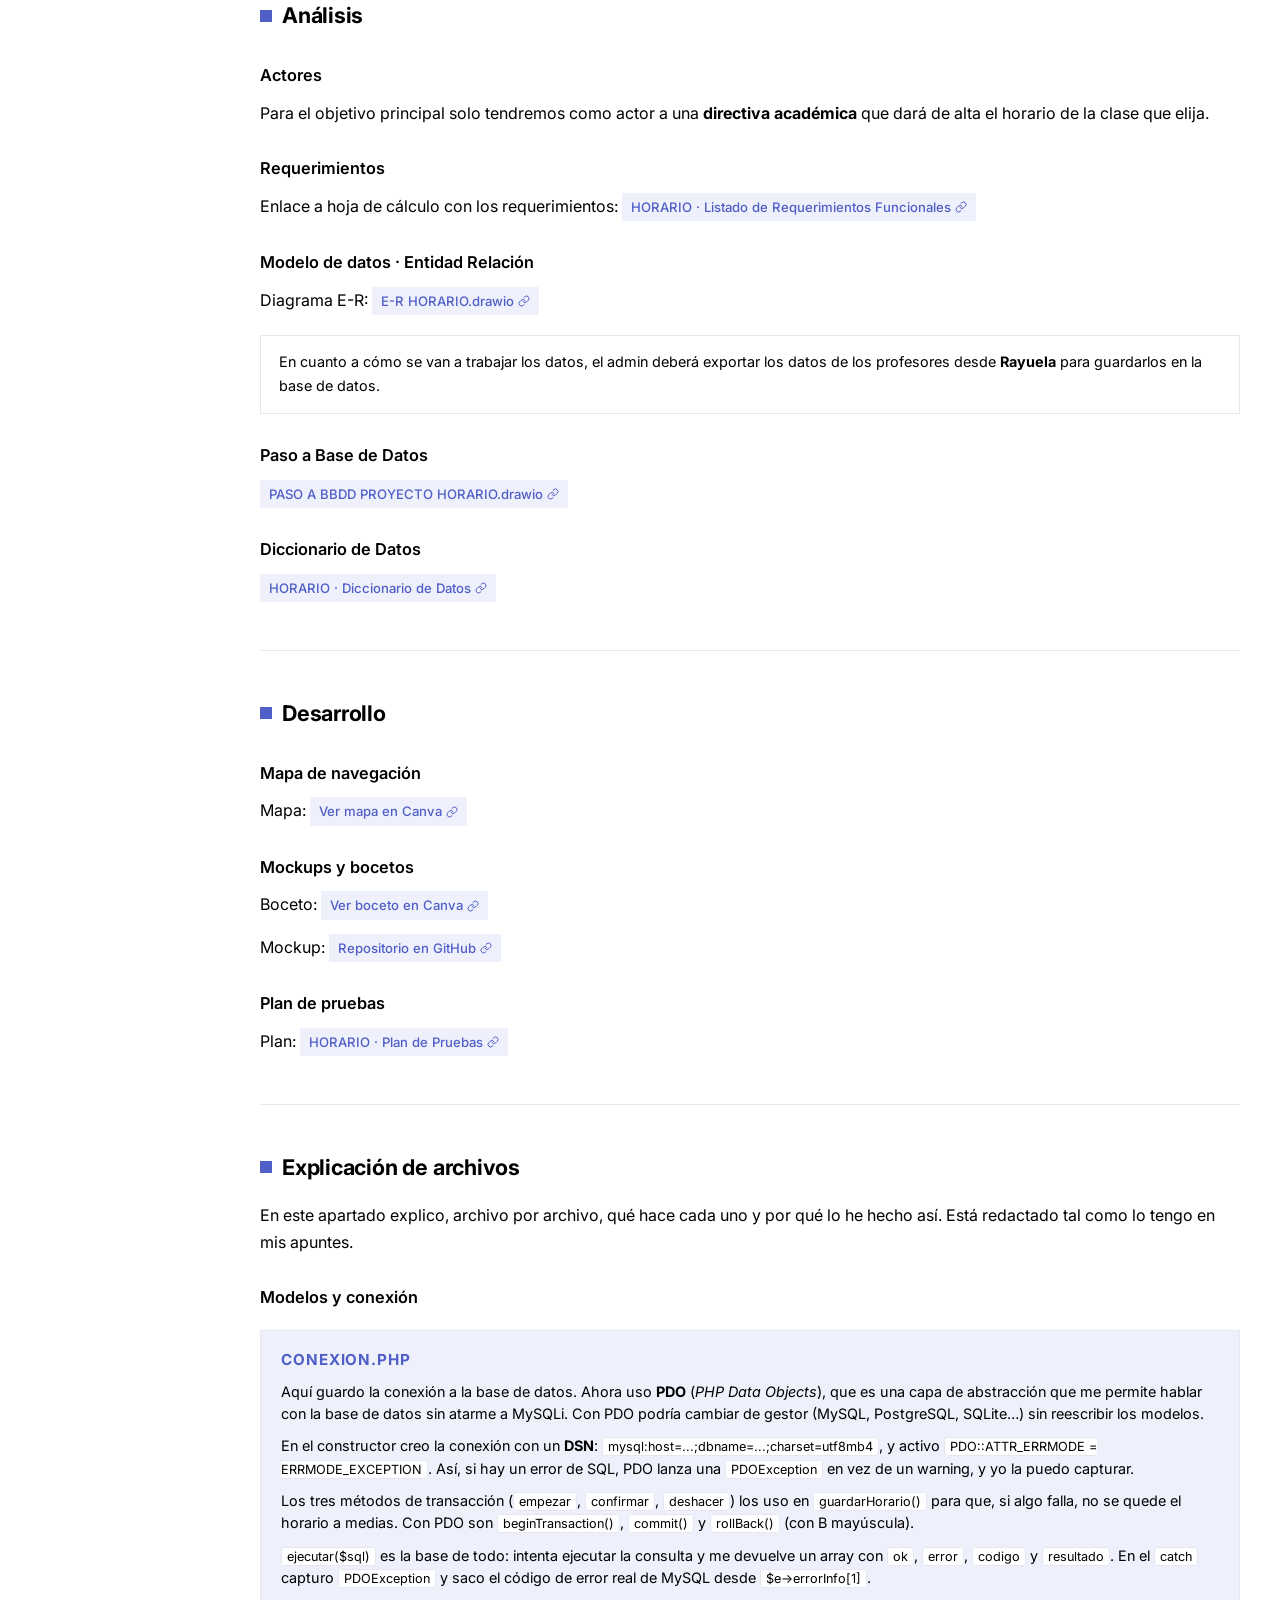
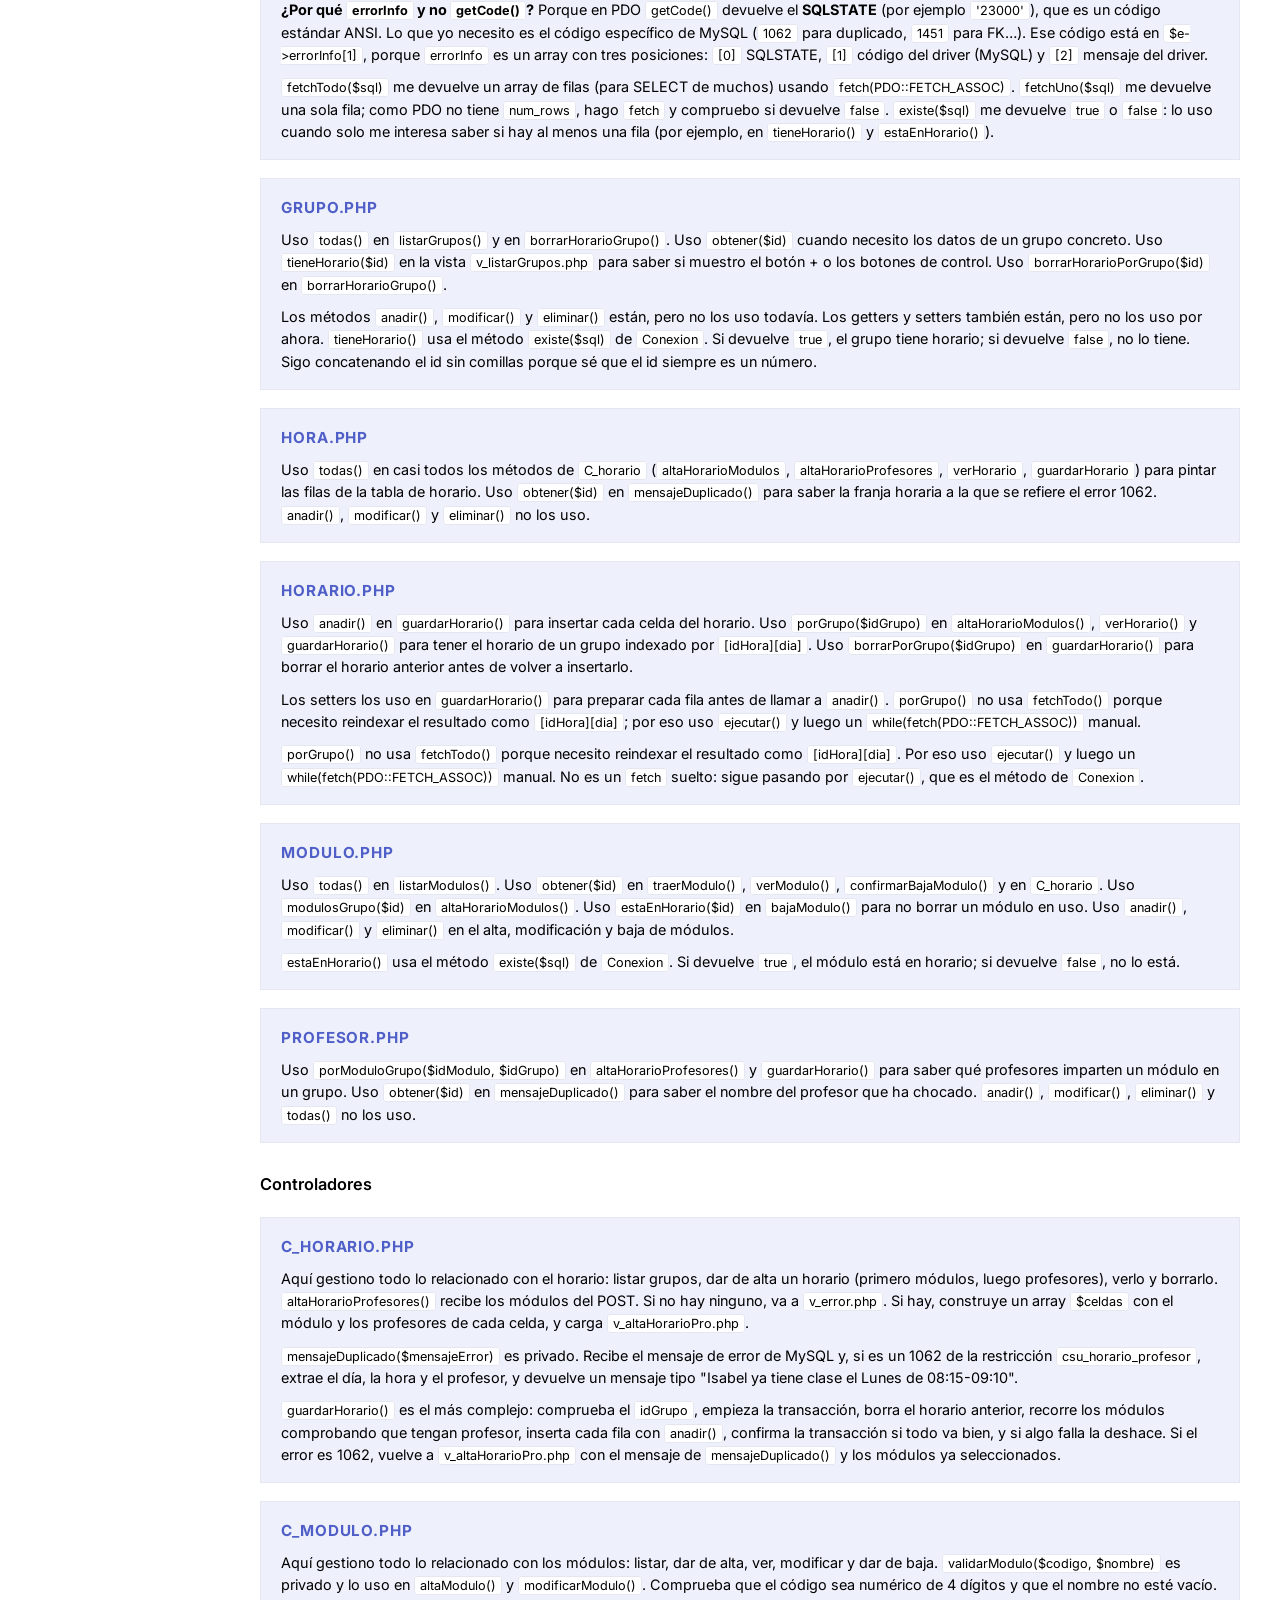
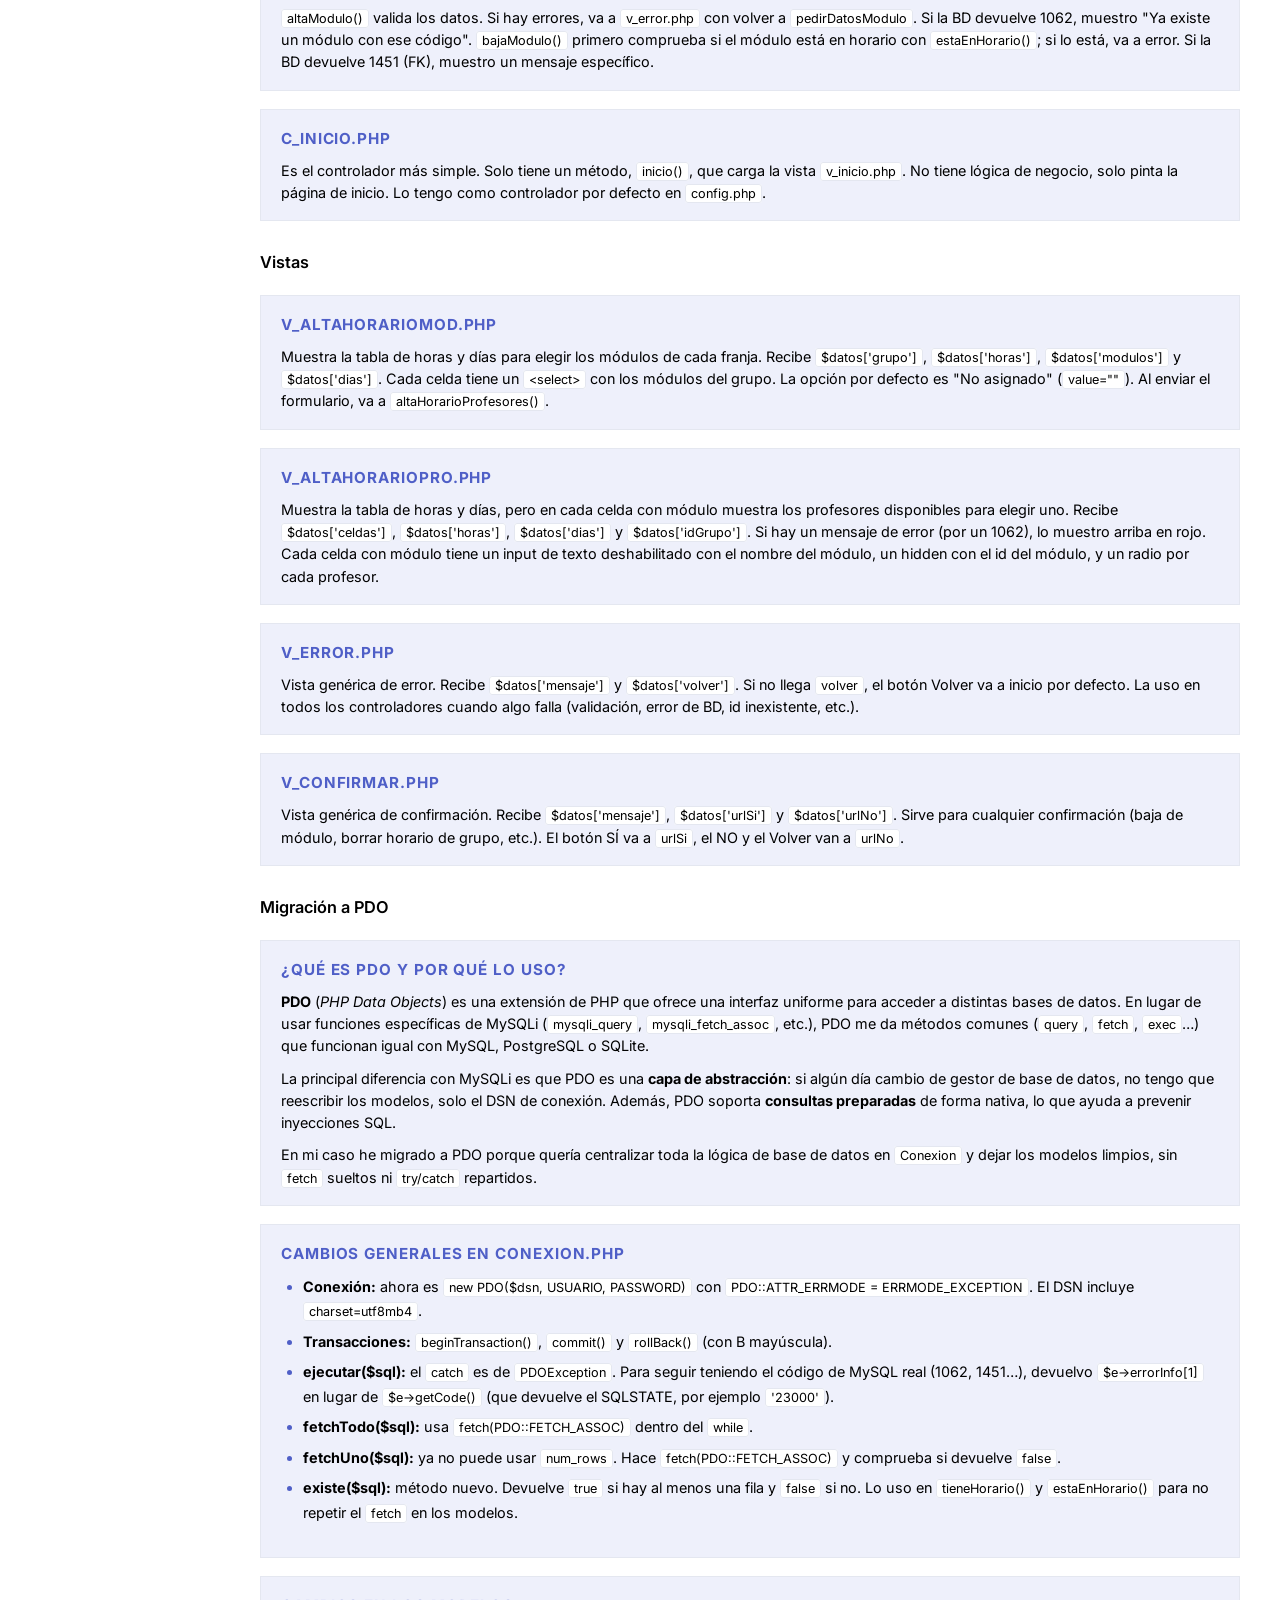
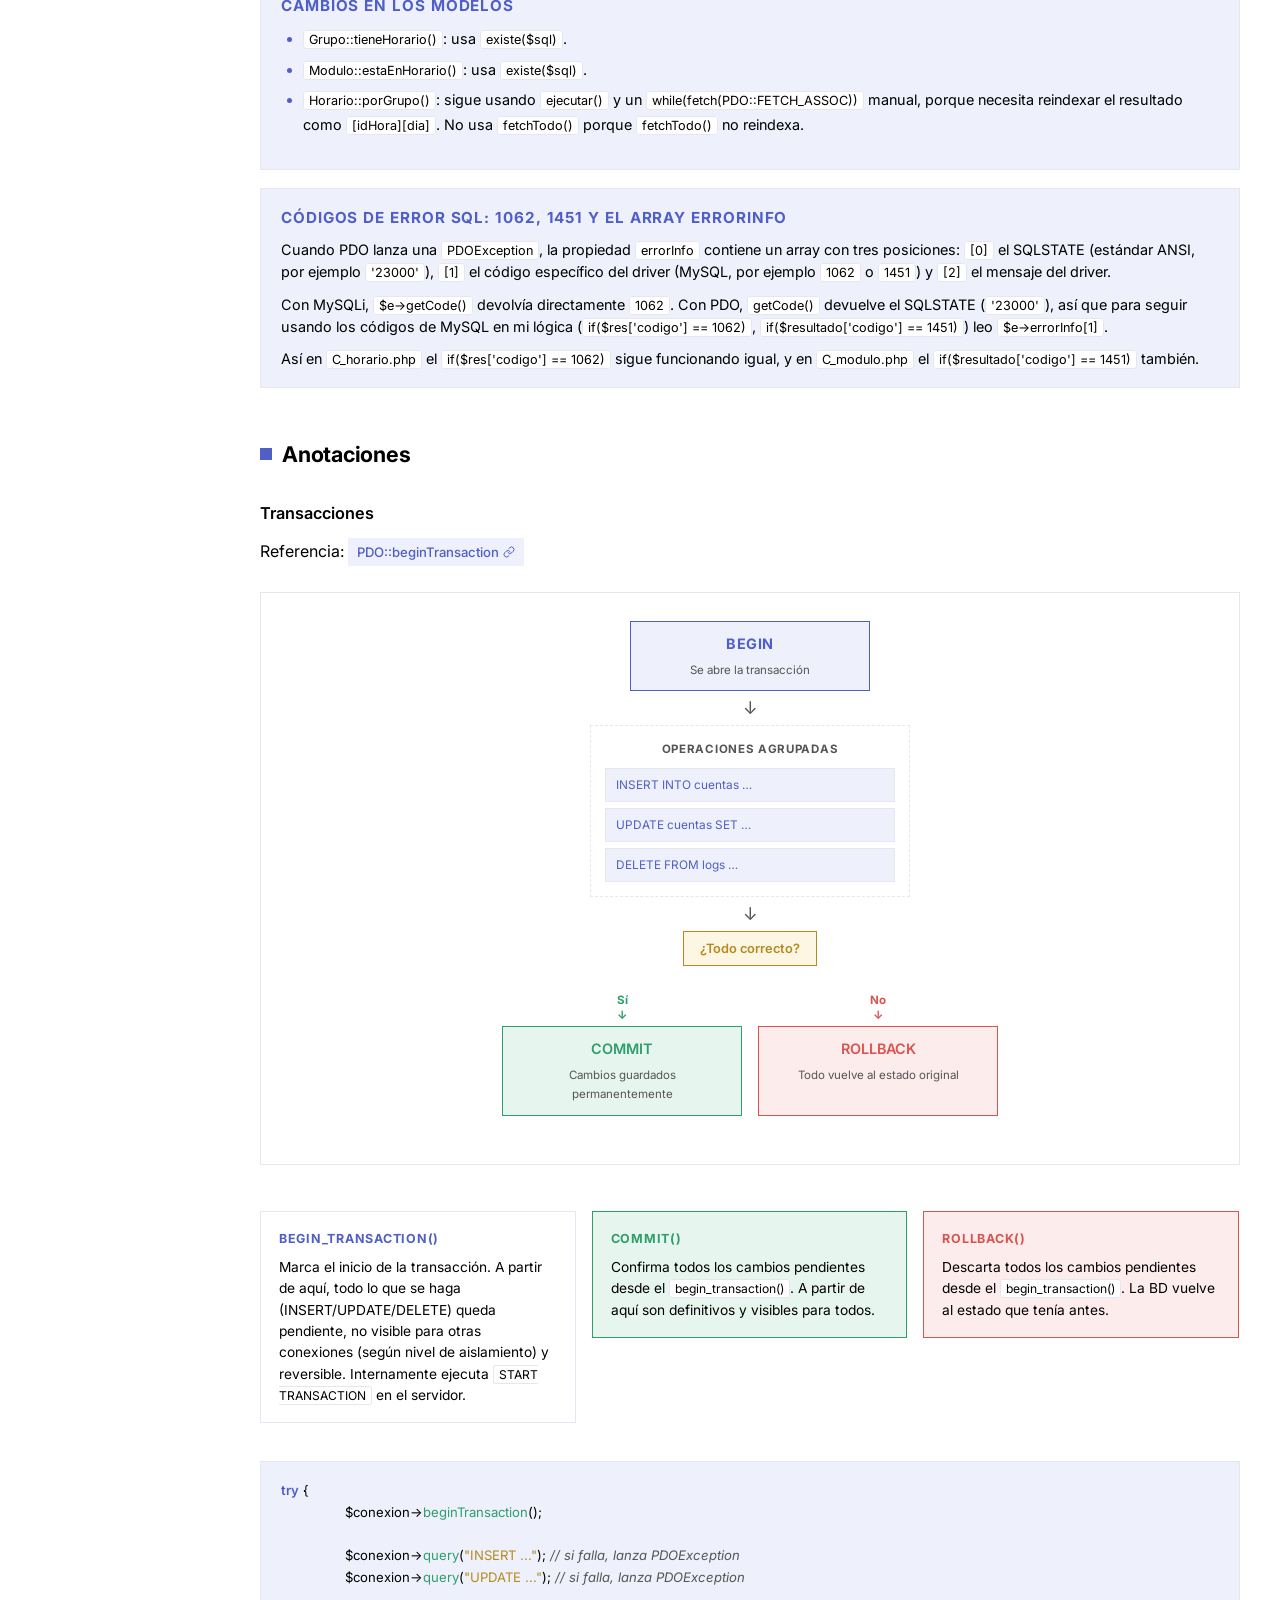
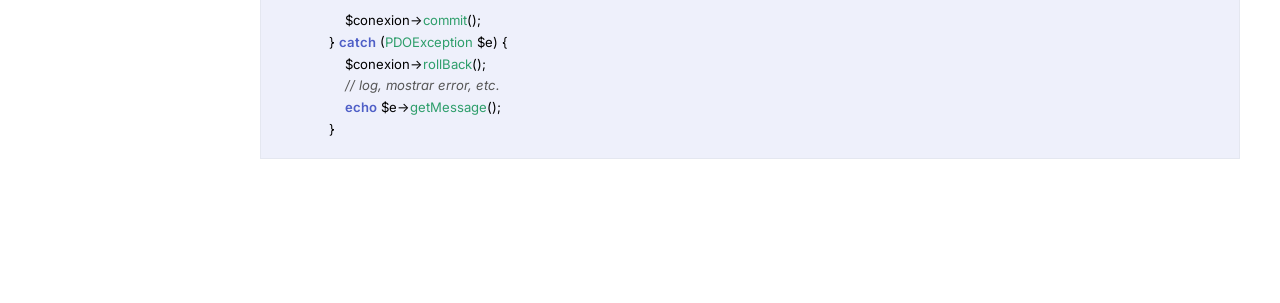
<file: HORARIO_PDO/documents/web/index.html>
<!DOCTYPE html>
<html lang="es">
    <head>
    <meta charset="UTF-8" />
    <meta name="viewport" content="width=device-width, initial-scale=1.0" />
    <title>Documentación · Aplicación Crear Horario</title>

    <!-- Google Fonts: Inter (única fuente) -->
    <link rel="preconnect" href="https://fonts.googleapis.com" />
    <link rel="preconnect" href="https://fonts.gstatic.com" crossorigin />
    <link href="https://fonts.googleapis.com/css2?family=Inter:wght@300;400;500;600;700&display=swap" rel="stylesheet"/>
    <link href="./style.css" rel="stylesheet"/>
    <link rel="icon" type="image/svg+xml" href="data:image/svg+xml,%3Csvg xmlns='http://www.w3.org/2000/svg' viewBox='0 0 32 32'%3E%3Crect x='5' y='2' width='22' height='28' fill='%234f5fc7'/%3E%3Crect x='5' y='2' width='6' height='28' fill='%233a47a3'/%3E%3Crect x='11' y='26' width='16' height='4' fill='%23dfe3fb'/%3E%3Crect x='14' y='8' width='10' height='2.5' fill='white'/%3E%3Crect x='14' y='13' width='7' height='2.5' fill='white'/%3E%3C/svg%3E" />
    </head>
    <body>
        <!-- ============ MENÚ FIXED SUPERIOR DERECHA ============ -->
        <section class="menu-fixed" aria-label="Enlaces externos">
            <a class="boton-redondo" href="https://github.com/TeresaHS/SERVIDOR/tree/main/HORARIO_PDO" target="_blank" rel="noopener" aria-label="GitHub">
                <img src="./img/iconoGitHub.svg" alt="GitHub" width="42" height="42">
            </a>
            <a class="boton-redondo" href="https://www.php.net/manual/es/" target="_blank" rel="noopener" aria-label="PHP">
                <img src="./img/iconoPhp.svg" alt="PHP" width="42" height="42">
            </a>
        </section>

        <div>
        <!-- ============ MENÚ LATERAL ============ -->
        <nav aria-label="Índice de la documentación">
            <ul>
            <li><a href="#principal">Enunciado principal</a></li>
            <li><a href="#procedimiento">Procedimiento</a></li>
            <li><a href="#introduccion">Introducción</a></li>
            <li>
                <ul>
                <li><a href="#enfoque">Enfoque de proyecto</a></li>
                </ul>
            </li>
            <li><a href="#analisis">Análisis</a></li>
            <li>
                <ul>
                <li><a href="#actores">Actores</a></li>
                <li><a href="#requerimientos">Requerimientos</a></li>
                <li><a href="#modelo-datos">Modelo de datos</a></li>
                <li><a href="#paso-bbdd">Paso a BBDD</a></li>
                <li><a href="#diccionario">Diccionario de datos</a></li>
                </ul>
            </li>
            <li><a href="#desarrollo">Desarrollo</a></li>
            <li>
                <ul>
                <li><a href="#mapa">Mapa navegación</a></li>
                <li><a href="#mockups">Mockups y bocetos</a></li>
                <li><a href="#pruebas">Plan de pruebas</a></li>
                </ul>
            </li>
            <li><a href="#archivos">Explicación de archivos</a></li>
            <li>
                <ul>
                <li><a href="#archivos-modelos">Modelos y conexión</a></li>
                <li><a href="#archivos-controladores">Controladores</a></li>
                <li><a href="#archivos-vistas">Vistas</a></li>
                <li><a href="#archivos-pdo">Migración a PDO</a></li>
                </ul>
            </li>
            <li><a href="#anotaciones">Anotaciones</a></li>
            <li>
                <ul>
                <li><a href="#transacciones">Transacciones</a></li>
                </ul>
            </li>
            </ul>
        </nav>

        <!-- ============ CONTENIDO ============ -->
        <main>

            <header>
            <h1>Aplicación Crear Horario de una Clase</h1>
            <p>Documentación del proyecto · Ciclos formativos · Análisis, diseño y desarrollo</p>
            </header>

            <!-- ---------- PRINCIPAL ---------- -->
            <section id="principal">
            <h2>Enunciado principal</h2>
            <p>
                Queremos hacer una <strong>aplicación web</strong> que permita dar de alta el horario de un grupo
                indicando la asignatura y el profesor/es que la imparten a cada hora y día de la semana.
                El proyecto se centra solo en <strong>ciclos formativos</strong>. Para esto se necesita saber
                los grupos, sus módulos y quién/es la imparten.
            </p>
            </section>

            <!-- ---------- PROCEDIMIENTO ---------- -->
            <section id="procedimiento">
            <h2>Procedimiento planteado</h2>
            <p>
                A la hora de que un directivo/a dé de alta el horario de un grupo, se pasa por varios procesos:
            </p>
            <ol>
                <li>
                A partir de un listado de grupos, seleccionar el grupo a dar de alta:
                <ul>
                    <li>Si no tiene horario → Clic <strong>[+]</strong></li>
                    <li>Si ya tiene horario → Clic <strong>[EDITAR]</strong> o <strong>[VER]</strong></li>
                </ul>
                </li>
                <li>
                Elegir el módulo de cada franja horaria todos los días.
                <ul>
                    <li>Clic <strong>[MODIFICAR PROFESORES]</strong></li>
                </ul>
                </li>
                <li>
                Elegir el profesor que imparte ese módulo en esa franja horaria todos los días.
                <ul>
                    <li>Clic <strong>[DAR DE ALTA HORARIO]</strong></li>
                </ul>
                </li>
                <li>Se almacena el horario del grupo en la BBDD.</li>
            </ol>
            </section>

            <hr />

            <!-- ---------- INTRODUCCIÓN ---------- -->
            <section id="introduccion">
            <h2>Introducción</h2>

            <h3 id="enfoque">Enfoque de proyecto</h3>
            <ul>
                <li>
                <strong>ANÁLISIS</strong>
                <ul>
                    <li>Actores</li>
                    <li>Requerimientos (procesos)</li>
                    <li>
                    Modelo de datos
                    <ul>
                        <li>Entidad Relación</li>
                        <li>Paso a Base de Datos</li>
                        <li>Diccionario de Datos</li>
                    </ul>
                    </li>
                </ul>
                </li>
                <li>
                <strong>DISEÑO</strong>
                <ul>
                    <li>Mapa navegación</li>
                </ul>
                </li>
                <li>
                <strong>DESARROLLO</strong>
                <ul>
                    <li>Mockups y bocetos</li>
                    <li>
                    Datos
                    <ul>
                        <li>Revisión Modelo de Datos</li>
                        <li>SQL</li>
                    </ul>
                    </li>
                    <li>Plan de pruebas</li>
                    <li>Programar</li>
                </ul>
                </li>
            </ul>
            </section>

            <hr />

            <!-- ---------- ANÁLISIS ---------- -->
            <section id="analisis">
            <h2>Análisis</h2>

            <h3 id="actores">Actores</h3>
            <p>
                Para el objetivo principal solo tendremos como actor a una <strong>directiva académica</strong>
                que dará de alta el horario de la clase que elija.
            </p>

            <h3 id="requerimientos">Requerimientos</h3>
            <p>
                Enlace a hoja de cálculo con los requerimientos:
                <a class="enlace-icono" href="#" target="_blank" rel="noopener">HORARIO · Listado de Requerimientos Funcionales <svg width="12" height="12"><use href="#icon-link"/></svg></a>
            </p>

            <h3 id="modelo-datos">Modelo de datos · Entidad Relación</h3>
            <p>
                Diagrama E-R: <a class="enlace-icono" href="#" target="_blank" rel="noopener">E-R HORARIO.drawio <svg width="12" height="12"><use href="#icon-link"/></svg></a>
            </p>
            <div>
                En cuanto a cómo se van a trabajar los datos, el admin deberá exportar los datos de los
                profesores desde <strong>Rayuela</strong> para guardarlos en la base de datos.
            </div>

            <h3 id="paso-bbdd">Paso a Base de Datos</h3>
            <p>
                <a class="enlace-icono" href="#" target="_blank" rel="noopener">PASO A BBDD PROYECTO HORARIO.drawio <svg width="12" height="12"><use href="#icon-link"/></svg></a>
            </p>

            <h3 id="diccionario">Diccionario de Datos</h3>
            <p>
                <a class="enlace-icono" href="#" target="_blank" rel="noopener">HORARIO · Diccionario de Datos <svg width="12" height="12"><use href="#icon-link"/></svg></a>
            </p>
            </section>

            <hr />

            <!-- ---------- DESARROLLO ---------- -->
            <section id="desarrollo">
            <h2>Desarrollo</h2>

            <h3 id="mapa">Mapa de navegación</h3>
            <p>
                Mapa:
                <a class="enlace-icono" href="https://canva.link/co7f5u1f08tlhe8" target="_blank" rel="noopener">Ver mapa en Canva <svg width="12" height="12"><use href="#icon-link"/></svg></a>
            </p>

            <h3 id="mockups">Mockups y bocetos</h3>
            <p>
                Boceto:
                <a class="enlace-icono" href="https://canva.link/qsecop633bk2de5" target="_blank" rel="noopener">Ver boceto en Canva <svg width="12" height="12"><use href="#icon-link"/></svg></a>
            </p>
            <p>
                Mockup:
                <a class="enlace-icono" href="https://github.com/TeresaHS/PROYECTO_HORARIO" target="_blank" rel="noopener">Repositorio en GitHub <svg width="12" height="12"><use href="#icon-link"/></svg></a>
            </p>

            <h3 id="pruebas">Plan de pruebas</h3>
            <p>
                Plan:
                <a class="enlace-icono" href="#" target="_blank" rel="noopener">HORARIO · Plan de Pruebas <svg width="12" height="12"><use href="#icon-link"/></svg></a>
            </p>
            </section>

            <hr />

            <!-- ---------- EXPLICACIÓN DE ARCHIVOS ---------- -->
            <section id="archivos">
                <h2>Explicación de archivos</h2>
                <p>
                    En este apartado explico, archivo por archivo, qué hace cada uno y por qué lo he hecho así.
                    Está redactado tal como lo tengo en mis apuntes.
                </p>

                <h3 id="archivos-modelos">Modelos y conexión</h3>

                <div class="archivo">
                    <h4>Conexion.php</h4>
                    <p>
                        Aquí guardo la conexión a la base de datos. Ahora uso <strong>PDO</strong>
                        (<em>PHP Data Objects</em>), que es una capa de abstracción que me permite
                        hablar con la base de datos sin atarme a MySQLi. Con PDO podría cambiar
                        de gestor (MySQL, PostgreSQL, SQLite…) sin reescribir los modelos.
                    </p>
                    <p>
                        En el constructor creo la conexión con un <strong>DSN</strong>:
                        <code>mysql:host=...;dbname=...;charset=utf8mb4</code>, y activo
                        <code>PDO::ATTR_ERRMODE = ERRMODE_EXCEPTION</code>. Así, si hay un error
                        de SQL, PDO lanza una <code>PDOException</code> en vez de un warning, y
                        yo la puedo capturar.
                    </p>
                    <p>
                        Los tres métodos de transacción (<code>empezar</code>, <code>confirmar</code>,
                        <code>deshacer</code>) los uso en <code>guardarHorario()</code> para que, si
                        algo falla, no se quede el horario a medias. Con PDO son
                        <code>beginTransaction()</code>, <code>commit()</code> y <code>rollBack()</code>
                        (con B mayúscula).
                    </p>
                    <p>
                        <code>ejecutar($sql)</code> es la base de todo: intenta ejecutar la consulta y
                        me devuelve un array con <code>ok</code>, <code>error</code>, <code>codigo</code>
                        y <code>resultado</code>. En el <code>catch</code> capturo
                        <code>PDOException</code> y saco el código de error real de MySQL desde
                        <code>$e-&gt;errorInfo[1]</code>.
                    </p>
                    <p>
                        <strong>¿Por qué <code>errorInfo</code> y no <code>getCode()</code>?</strong>
                        Porque en PDO <code>getCode()</code> devuelve el <strong>SQLSTATE</strong>
                        (por ejemplo <code>'23000'</code>), que es un código estándar ANSI. Lo que yo
                        necesito es el código específico de MySQL (<code>1062</code> para duplicado,
                        <code>1451</code> para FK…). Ese código está en <code>$e-&gt;errorInfo[1]</code>,
                        porque <code>errorInfo</code> es un array con tres posiciones:
                        <code>[0]</code> SQLSTATE, <code>[1]</code> código del driver (MySQL) y
                        <code>[2]</code> mensaje del driver.
                    </p>
                    <p>
                        <code>fetchTodo($sql)</code> me devuelve un array de filas (para SELECT de muchos)
                        usando <code>fetch(PDO::FETCH_ASSOC)</code>. <code>fetchUno($sql)</code> me
                        devuelve una sola fila; como PDO no tiene <code>num_rows</code>, hago
                        <code>fetch</code> y compruebo si devuelve <code>false</code>.
                        <code>existe($sql)</code> me devuelve <code>true</code> o <code>false</code>:
                        lo uso cuando solo me interesa saber si hay al menos una fila
                        (por ejemplo, en <code>tieneHorario()</code> y <code>estaEnHorario()</code>).
                    </p>
                </div>

                <div class="archivo">
                    <h4>Grupo.php</h4>
                    <p>
                        Uso <code>todas()</code> en <code>listarGrupos()</code> y en <code>borrarHorarioGrupo()</code>.
                        Uso <code>obtener($id)</code> cuando necesito los datos de un grupo concreto.
                        Uso <code>tieneHorario($id)</code> en la vista <code>v_listarGrupos.php</code> para saber
                        si muestro el botón + o los botones de control. Uso <code>borrarHorarioPorGrupo($id)</code>
                        en <code>borrarHorarioGrupo()</code>.
                    </p>
                    <p>
                        Los métodos <code>anadir()</code>, <code>modificar()</code> y <code>eliminar()</code> están,
                        pero no los uso todavía. Los getters y setters también están, pero no los uso por ahora.
                        <code>tieneHorario()</code> usa el método <code>existe($sql)</code> de
                        <code>Conexion</code>. Si devuelve <code>true</code>, el grupo tiene horario;
                        si devuelve <code>false</code>, no lo tiene. Sigo concatenando el id sin
                        comillas porque sé que el id siempre es un número.
                    </p>
                </div>

                <div class="archivo">
                    <h4>Hora.php</h4>
                    <p>
                        Uso <code>todas()</code> en casi todos los métodos de <code>C_horario</code>
                        (<code>altaHorarioModulos</code>, <code>altaHorarioProfesores</code>, <code>verHorario</code>,
                        <code>guardarHorario</code>) para pintar las filas de la tabla de horario.
                        Uso <code>obtener($id)</code> en <code>mensajeDuplicado()</code> para saber la franja horaria
                        a la que se refiere el error 1062. <code>anadir()</code>, <code>modificar()</code> y
                        <code>eliminar()</code> no los uso.
                    </p>
                </div>

                <div class="archivo">
                    <h4>Horario.php</h4>
                    <p>
                        Uso <code>anadir()</code> en <code>guardarHorario()</code> para insertar cada celda del horario.
                        Uso <code>porGrupo($idGrupo)</code> en <code>altaHorarioModulos()</code>, <code>verHorario()</code>
                        y <code>guardarHorario()</code> para tener el horario de un grupo indexado por
                        <code>[idHora][dia]</code>. Uso <code>borrarPorGrupo($idGrupo)</code> en
                        <code>guardarHorario()</code> para borrar el horario anterior antes de volver a insertarlo.
                    </p>
                    <p>
                        Los setters los uso en <code>guardarHorario()</code> para preparar cada fila antes de llamar
                        a <code>anadir()</code>. <code>porGrupo()</code> no usa <code>fetchTodo()</code> porque
                        necesito reindexar el resultado como <code>[idHora][dia]</code>; por eso uso
                        <code>ejecutar()</code> y luego un <code>while(fetch(PDO::FETCH_ASSOC))</code> manual.
                    </p>
                    <p>
                        <code>porGrupo()</code> no usa <code>fetchTodo()</code> porque necesito
                        reindexar el resultado como <code>[idHora][dia]</code>. Por eso uso
                        <code>ejecutar()</code> y luego un <code>while(fetch(PDO::FETCH_ASSOC))</code>
                        manual. No es un <code>fetch</code> suelto: sigue pasando por
                        <code>ejecutar()</code>, que es el método de <code>Conexion</code>.
                    </p>
                </div>

                <div class="archivo">
                    <h4>Modulo.php</h4>
                    <p>
                        Uso <code>todas()</code> en <code>listarModulos()</code>. Uso <code>obtener($id)</code> en
                        <code>traerModulo()</code>, <code>verModulo()</code>, <code>confirmarBajaModulo()</code> y en
                        <code>C_horario</code>. Uso <code>modulosGrupo($id)</code> en <code>altaHorarioModulos()</code>.
                        Uso <code>estaEnHorario($id)</code> en <code>bajaModulo()</code> para no borrar un módulo en uso.
                        Uso <code>anadir()</code>, <code>modificar()</code> y <code>eliminar()</code> en el alta,
                        modificación y baja de módulos.
                    </p>
                    <p>
                        <code>estaEnHorario()</code> usa el método <code>existe($sql)</code> de
                        <code>Conexion</code>. Si devuelve <code>true</code>, el módulo está en horario;
                        si devuelve <code>false</code>, no lo está.
                    </p>
                </div>

                <div class="archivo">
                    <h4>Profesor.php</h4>
                    <p>
                        Uso <code>porModuloGrupo($idModulo, $idGrupo)</code> en <code>altaHorarioProfesores()</code>
                        y <code>guardarHorario()</code> para saber qué profesores imparten un módulo en un grupo.
                        Uso <code>obtener($id)</code> en <code>mensajeDuplicado()</code> para saber el nombre del
                        profesor que ha chocado. <code>anadir()</code>, <code>modificar()</code>,
                        <code>eliminar()</code> y <code>todas()</code> no los uso.
                    </p>
                </div>

                <h3 id="archivos-controladores">Controladores</h3>

                <div class="archivo">
                    <h4>C_horario.php</h4>
                    <p>
                        Aquí gestiono todo lo relacionado con el horario: listar grupos, dar de alta un horario
                        (primero módulos, luego profesores), verlo y borrarlo.
                        <code>altaHorarioProfesores()</code> recibe los módulos del POST. Si no hay ninguno, va a
                        <code>v_error.php</code>. Si hay, construye un array <code>$celdas</code> con el módulo y los
                        profesores de cada celda, y carga <code>v_altaHorarioPro.php</code>.
                    </p>
                    <p>
                        <code>mensajeDuplicado($mensajeError)</code> es privado. Recibe el mensaje de error de MySQL
                        y, si es un 1062 de la restricción <code>csu_horario_profesor</code>, extrae el día, la hora
                        y el profesor, y devuelve un mensaje tipo "Isabel ya tiene clase el Lunes de 08:15-09:10".
                    </p>
                    <p>
                        <code>guardarHorario()</code> es el más complejo: comprueba el <code>idGrupo</code>, empieza
                        la transacción, borra el horario anterior, recorre los módulos comprobando que tengan profesor,
                        inserta cada fila con <code>anadir()</code>, confirma la transacción si todo va bien, y si algo
                        falla la deshace. Si el error es 1062, vuelve a <code>v_altaHorarioPro.php</code> con el mensaje
                        de <code>mensajeDuplicado()</code> y los módulos ya seleccionados.
                    </p>
                </div>

                <div class="archivo">
                    <h4>C_modulo.php</h4>
                    <p>
                        Aquí gestiono todo lo relacionado con los módulos: listar, dar de alta, ver, modificar y dar
                        de baja. <code>validarModulo($codigo, $nombre)</code> es privado y lo uso en
                        <code>altaModulo()</code> y <code>modificarModulo()</code>. Comprueba que el código sea
                        numérico de 4 dígitos y que el nombre no esté vacío.
                    </p>
                    <p>
                        <code>altaModulo()</code> valida los datos. Si hay errores, va a <code>v_error.php</code> con
                        volver a <code>pedirDatosModulo</code>. Si la BD devuelve 1062, muestro "Ya existe un módulo
                        con ese código". <code>bajaModulo()</code> primero comprueba si el módulo está en horario con
                        <code>estaEnHorario()</code>; si lo está, va a error. Si la BD devuelve 1451 (FK), muestro un
                        mensaje específico.
                    </p>
                </div>

                <div class="archivo">
                    <h4>C_inicio.php</h4>
                    <p>
                        Es el controlador más simple. Solo tiene un método, <code>inicio()</code>, que carga la vista
                        <code>v_inicio.php</code>. No tiene lógica de negocio, solo pinta la página de inicio.
                        Lo tengo como controlador por defecto en <code>config.php</code>.
                    </p>
                </div>

                <h3 id="archivos-vistas">Vistas</h3>

                <div class="archivo">
                    <h4>v_altaHorarioMod.php</h4>
                    <p>
                        Muestra la tabla de horas y días para elegir los módulos de cada franja. Recibe
                        <code>$datos['grupo']</code>, <code>$datos['horas']</code>, <code>$datos['modulos']</code> y
                        <code>$datos['dias']</code>. Cada celda tiene un <code>&lt;select&gt;</code> con los módulos
                        del grupo. La opción por defecto es "No asignado" (<code>value=""</code>). Al enviar el
                        formulario, va a <code>altaHorarioProfesores()</code>.
                    </p>
                </div>

                <div class="archivo">
                    <h4>v_altaHorarioPro.php</h4>
                    <p>
                        Muestra la tabla de horas y días, pero en cada celda con módulo muestra los profesores
                        disponibles para elegir uno. Recibe <code>$datos['celdas']</code>, <code>$datos['horas']</code>,
                        <code>$datos['dias']</code> y <code>$datos['idGrupo']</code>. Si hay un mensaje de error (por
                        un 1062), lo muestro arriba en rojo. Cada celda con módulo tiene un input de texto
                        deshabilitado con el nombre del módulo, un hidden con el id del módulo, y un radio por cada
                        profesor.
                    </p>
                </div>

                <div class="archivo">
                    <h4>v_error.php</h4>
                    <p>
                        Vista genérica de error. Recibe <code>$datos['mensaje']</code> y <code>$datos['volver']</code>.
                        Si no llega <code>volver</code>, el botón Volver va a inicio por defecto. La uso en todos los
                        controladores cuando algo falla (validación, error de BD, id inexistente, etc.).
                    </p>
                </div>

                <div class="archivo">
                    <h4>v_confirmar.php</h4>
                    <p>
                        Vista genérica de confirmación. Recibe <code>$datos['mensaje']</code>,
                        <code>$datos['urlSi']</code> y <code>$datos['urlNo']</code>. Sirve para cualquier confirmación
                        (baja de módulo, borrar horario de grupo, etc.). El botón SÍ va a <code>urlSi</code>, el NO y
                        el Volver van a <code>urlNo</code>.
                    </p>
                </div>

                <h3 id="archivos-pdo">Migración a PDO</h3>

                <div class="archivo">
                    <h4>¿Qué es PDO y por qué lo uso?</h4>
                    <p>
                        <strong>PDO</strong> (<em>PHP Data Objects</em>) es una extensión de PHP que
                        ofrece una interfaz uniforme para acceder a distintas bases de datos.
                        En lugar de usar funciones específicas de MySQLi (<code>mysqli_query</code>,
                        <code>mysqli_fetch_assoc</code>, etc.), PDO me da métodos comunes
                        (<code>query</code>, <code>fetch</code>, <code>exec</code>…) que funcionan
                        igual con MySQL, PostgreSQL o SQLite.
                    </p>
                    <p>
                        La principal diferencia con MySQLi es que PDO es una <strong>capa de
                        abstracción</strong>: si algún día cambio de gestor de base de datos, no
                        tengo que reescribir los modelos, solo el DSN de conexión. Además, PDO
                        soporta <strong>consultas preparadas</strong> de forma nativa, lo que ayuda
                        a prevenir inyecciones SQL.
                    </p>
                    <p>
                        En mi caso he migrado a PDO porque quería centralizar toda la lógica de
                        base de datos en <code>Conexion</code> y dejar los modelos limpios, sin
                        <code>fetch</code> sueltos ni <code>try/catch</code> repartidos.
                    </p>
                </div>

                <div class="archivo">
                    <h4>Cambios generales en Conexion.php</h4>
                    <ul>
                        <li>
                            <strong>Conexión:</strong> ahora es
                            <code>new PDO($dsn, USUARIO, PASSWORD)</code> con
                            <code>PDO::ATTR_ERRMODE = ERRMODE_EXCEPTION</code>.
                            El DSN incluye <code>charset=utf8mb4</code>.
                        </li>
                        <li>
                            <strong>Transacciones:</strong> <code>beginTransaction()</code>,
                            <code>commit()</code> y <code>rollBack()</code> (con B mayúscula).
                        </li>
                        <li>
                            <strong>ejecutar($sql):</strong> el <code>catch</code> es de
                            <code>PDOException</code>. Para seguir teniendo el código de MySQL real
                            (1062, 1451…), devuelvo <code>$e-&gt;errorInfo[1]</code> en lugar de
                            <code>$e-&gt;getCode()</code> (que devuelve el SQLSTATE, por ejemplo
                            <code>'23000'</code>).
                        </li>
                        <li>
                            <strong>fetchTodo($sql):</strong> usa <code>fetch(PDO::FETCH_ASSOC)</code>
                            dentro del <code>while</code>.
                        </li>
                        <li>
                            <strong>fetchUno($sql):</strong> ya no puede usar <code>num_rows</code>.
                            Hace <code>fetch(PDO::FETCH_ASSOC)</code> y comprueba si devuelve
                            <code>false</code>.
                        </li>
                        <li>
                            <strong>existe($sql):</strong> método nuevo. Devuelve <code>true</code>
                            si hay al menos una fila y <code>false</code> si no. Lo uso en
                            <code>tieneHorario()</code> y <code>estaEnHorario()</code> para no
                            repetir el <code>fetch</code> en los modelos.
                        </li>
                    </ul>
                </div>

                <div class="archivo">
                    <h4>Cambios en los modelos</h4>
                    <ul>
                        <li><code>Grupo::tieneHorario()</code>: usa <code>existe($sql)</code>.</li>
                        <li><code>Modulo::estaEnHorario()</code>: usa <code>existe($sql)</code>.</li>
                        <li>
                            <code>Horario::porGrupo()</code>: sigue usando <code>ejecutar()</code>
                            y un <code>while(fetch(PDO::FETCH_ASSOC))</code> manual, porque necesita
                            reindexar el resultado como <code>[idHora][dia]</code>. No usa
                            <code>fetchTodo()</code> porque <code>fetchTodo()</code> no reindexa.
                        </li>
                    </ul>
                </div>

                <div class="archivo">
                    <h4>Códigos de error SQL: 1062, 1451 y el array errorInfo</h4>
                    <p>
                        Cuando PDO lanza una <code>PDOException</code>, la propiedad
                        <code>errorInfo</code> contiene un array con tres posiciones:
                        <code>[0]</code> el SQLSTATE (estándar ANSI, por ejemplo <code>'23000'</code>),
                        <code>[1]</code> el código específico del driver (MySQL, por ejemplo
                        <code>1062</code> o <code>1451</code>) y <code>[2]</code> el mensaje del driver.
                    </p>
                    <p>
                        Con MySQLi, <code>$e-&gt;getCode()</code> devolvía directamente
                        <code>1062</code>. Con PDO, <code>getCode()</code> devuelve el SQLSTATE
                        (<code>'23000'</code>), así que para seguir usando los códigos de MySQL
                        en mi lógica (<code>if($res['codigo'] == 1062)</code>,
                        <code>if($resultado['codigo'] == 1451)</code>) leo
                        <code>$e-&gt;errorInfo[1]</code>.
                    </p>
                    <p>
                        Así en <code>C_horario.php</code> el <code>if($res['codigo'] == 1062)</code>
                        sigue funcionando igual, y en <code>C_modulo.php</code> el
                        <code>if($resultado['codigo'] == 1451)</code> también.
                    </p>
                </div>
            </section>

            <!-- ---------- ANOTACIONES ---------- -->
            <section id="anotaciones">
            <h2>Anotaciones</h2>

            <h3 id="transacciones">Transacciones</h3>
            <p>
                Referencia:
                <a class="enlace-icono" href="https://www.php.net/manual/en/pdo.begintransaction.php" target="_blank" rel="noopener">PDO::beginTransaction <svg width="12" height="12"><use href="#icon-link"/></svg></a>
            </p>

            <!-- Diagrama de flujo -->
            <div role="img" aria-label="Diagrama de flujo de una transacción: BEGIN, operaciones agrupadas, ¿todo correcto?, COMMIT o ROLLBACK">
                <div>
                BEGIN<span>Se abre la transacción</span>
                </div>
                <div>↓</div>
                <div>
                <span>Operaciones agrupadas</span>
                <span>INSERT INTO cuentas …</span>
                <span>UPDATE cuentas SET …</span>
                <span>DELETE FROM logs …</span>
                </div>
                <div>↓</div>
                <span>¿Todo correcto?</span>
                <div>
                <div>
                    COMMIT
                    <span>Cambios guardados permanentemente</span>
                </div>
                <div>
                    ROLLBACK
                    <span>Todo vuelve al estado original</span>
                </div>
                </div>
            </div>

            <!-- Tarjetas explicativas -->
            <div>
                <div>
                <h4>begin_transaction()</h4>
                <p>
                    Marca el inicio de la transacción. A partir de aquí, todo lo que se haga
                    (INSERT/UPDATE/DELETE) queda pendiente, no visible para otras conexiones
                    (según nivel de aislamiento) y reversible. Internamente ejecuta
                    <code>START TRANSACTION</code> en el servidor.
                </p>
                </div>
                <div>
                <h4>commit()</h4>
                <p>
                    Confirma todos los cambios pendientes desde el <code>begin_transaction()</code>.
                    A partir de aquí son definitivos y visibles para todos.
                </p>
                </div>
                <div>
                <h4>rollback()</h4>
                <p>
                    Descarta todos los cambios pendientes desde el <code>begin_transaction()</code>.
                    La BD vuelve al estado que tenía antes.
                </p>
                </div>
            </div>

            <!-- Código PHP -->
            <pre><code><span class="kw">try</span> {
                $conexion-&gt;<span class="fn">beginTransaction</span>();

                $conexion-&gt;<span class="fn">query</span>(<span class="str">"INSERT ..."</span>); <span class="com">// si falla, lanza PDOException</span>
                $conexion-&gt;<span class="fn">query</span>(<span class="str">"UPDATE ..."</span>); <span class="com">// si falla, lanza PDOException</span>

                $conexion-&gt;<span class="fn">commit</span>();
            } <span class="kw">catch</span> (<span class="fn">PDOException</span> $e) {
                $conexion-&gt;<span class="fn">rollBack</span>();
                <span class="com">// log, mostrar error, etc.</span>
                <span class="kw">echo</span> $e-&gt;<span class="fn">getMessage</span>();
            }</code></pre>

            </section>

        </main>
        </div>
    </body>
    <svg xmlns="http://www.w3.org/2000/svg" style="display:none;">
        <symbol id="icon-link" viewBox="0 0 24 24" fill="none" stroke="currentColor" stroke-width="2" stroke-linecap="round" stroke-linejoin="round">
            <path d="M10 13a5 5 0 0 0 7.54.54l3-3a5 5 0 0 0-7.07-7.07l-1.72 1.71"/>
            <path d="M14 11a5 5 0 0 0-7.54-.54l-3 3a5 5 0 0 0 7.07 7.07l1.71-1.71"/>
        </symbol>
    </svg>
</html>
</file>
<file: PROYECTO/DocumentacionHtml/style.css>
:root {
    --bg: #ffffff;
    --text: #000000;
    --muted: #555555;
    --line: #e4e7f0;
    --accent: #4f5fc7;
    --accent-soft: #eef0fb;
    --green: #2e9e6b;
    --green-soft: #e6f6ee;
    --red: #d9534f;
    --red-soft: #fdecec;
    --amber: #b58b1f;
    --amber-soft: #fdf6e3;
}

* { box-sizing: border-box; }
html { scroll-behavior: smooth; }

body {
    margin: 0;
    font-family: "Inter", sans-serif;
    background: var(--bg);
    color: var(--text);
    font-size: 16px;
    line-height: 1.7;
    -webkit-font-smoothing: antialiased;
}

a { color: var(--accent); text-decoration: none; }
a:hover { text-decoration: underline; }

/* ---------- Layout ---------- */
body > div {
    width: 100%;
    margin: 0;
    padding: 0;
}

/* ---------- MENÚ LATERAL: niveles por anidación ---------- */
nav {
    position: fixed;
    top: 40px;
    left: 0;
    width: 220px;
    max-height: calc(100vh - 80px);
    overflow-y: auto;
    padding: 0 12px 0 24px;
    border-right: 1px solid var(--line);
    scrollbar-width: none;
    -ms-overflow-style: none;
}
nav::-webkit-scrollbar { display: none; }

nav ul {
    list-style: none;
    margin: 0;
    padding: 0;
}

nav li { position: relative; }

nav a {
    display: block;
    padding: 6px 10px;
    font-size: 0.875rem;
    font-weight: 500;
    color: var(--text);
    transition: color 0.18s ease;
}
nav a:hover {
    color: var(--accent);
    text-decoration: none;
}

/* Subniveles: cualquier ul dentro de un li */
nav li ul a {
    padding-left: 28px;
    font-size: 0.82rem;
    font-weight: 400;
}
nav li ul a::before {
    content: "–";
    position: absolute;
    left: 14px;
    top: 50%;
    transform: translateY(-50%);
    color: var(--muted);
}

/* ---------- CONTENIDO ---------- */
main {
    margin-left: 260px;
    padding: 56px 40px 96px 0;
    width: calc(100% - 260px);
    max-width: none;
}

/* Cabecera del documento */
main > header {
    margin-bottom: 44px;
    padding-bottom: 28px;
    border-bottom: 1px solid var(--line);
}
main > header h1 {
    margin: 0 0 10px;
    font-size: clamp(1.8rem, 4vw, 2.5rem);
    font-weight: 700;
    letter-spacing: -0.02em;
    line-height: 1.2;
}
main > header p {
    margin: 0;
    color: var(--muted);
    font-size: 1rem;
}

/* Secciones */
section {
    scroll-margin-top: 32px;
    margin-bottom: 48px;
}

/* TÍTULOS PRINCIPALES con cuadrito azul */
h2 {
    margin: 0 0 16px;
    font-size: 1.35rem;
    font-weight: 700;
    letter-spacing: -0.01em;
    color: var(--text);
    position: relative;
    padding-left: 22px;
}
h2::before {
    content: "";
    position: absolute;
    left: 0;
    top: 50%;
    transform: translateY(-50%);
    width: 12px;
    height: 12px;
    background: var(--accent);
}

/* SUBTÍTULOS */
h3 {
    margin: 28px 0 10px;
    font-size: 1.02rem;
    font-weight: 600;
    color: var(--text);
}

/* TEXTOS */
p { margin: 0 0 14px; color: var(--text); }

/* LISTAS */
ul, ol {
    margin: 0 0 16px;
    padding-left: 22px;
    color: var(--text);
}
li { margin-bottom: 6px; }
li::marker { color: var(--accent); }

/* Lista de pasos numerados (ol dentro de section) */
section > ol {
    list-style: none;
    padding-left: 0;
    counter-reset: step;
}
section > ol > li {
    position: relative;
    padding-left: 44px;
    margin-bottom: 16px;
    counter-increment: step;
}
section > ol > li::before {
    content: counter(step);
    position: absolute;
    left: 0;
    top: 2px;
    width: 26px;
    height: 26px;
    display: block;
    text-align: center;
    line-height: 24px;
    border: 1px solid var(--accent);
    color: var(--accent);
    background: var(--bg);
    font-size: 0.78rem;
    font-weight: 700;
}
section > ol ul {
    list-style: none;
    padding-left: 0;
    margin-top: 8px;
}
section > ol ul li {
    position: relative;
    padding-left: 18px;
    margin-bottom: 4px;
}
section > ol ul li::before {
    content: "•";
    position: absolute;
    left: 4px;
    color: var(--accent);
    font-weight: 700;
}

/* Enlaces destacados */
section a {
    display: inline-block;
    padding: 2px 8px;
    background: var(--accent-soft);
    color: var(--accent);
    font-size: 0.82rem;
    font-weight: 500;
    border: 1px solid transparent;
    transition: all 0.18s ease;
}
section a:hover {
    border-color: var(--accent);
    text-decoration: none;
}

/* Callout: caja con borde completo */
section div {
    padding: 14px 18px;
    background: var(--bg);
    border: 1px solid var(--line);
    font-size: 0.9rem;
    color: var(--text);
    margin: 20px 0;
}

/* Separador */
hr {
    border: none;
    height: 1px;
    background: var(--line);
    margin: 44px 0;
    width: 100%;
}

/* ---------- DIAGRAMA DE FLUJO ---------- */
/* Contenedor: columna centrada. Hijos por posición:
    1 BEGIN · 2 flecha · 3 operaciones · 4 flecha · 5 pregunta · 6 ramas */
section > div:has(> div > span) {
    display: flex;
    flex-direction: column;
    align-items: center;
    gap: 8px;
    margin: 26px 0;
    padding: 28px 24px;
    background: var(--bg);
    border: 1px solid var(--line);
    text-align: center;
    font-size: 0.82rem;
}

/* Reset de los bloques hijos (anula el estilo genérico de callout) */
section > div:has(> div > span) > div {
    display: block;
    margin: 0;
    padding: 0;
    border: none;
    background: none;
}

/* 1 · BEGIN */
section > div:has(> div > span) > div:nth-child(1) {
    width: 100%;
    max-width: 240px;
    padding: 10px 22px;
    background: var(--accent-soft);
    border: 1px solid var(--accent);
    color: var(--accent);
    font-weight: 700;
    letter-spacing: 0.04em;
}
section > div:has(> div > span) > div:nth-child(1) > span {
    display: block;
    margin-top: 4px;
    font-size: 0.72rem;
    font-weight: 400;
    letter-spacing: 0;
    color: var(--muted);
}

/* 2 y 4 · Flechas */
section > div:has(> div > span) > div:nth-child(2),
section > div:has(> div > span) > div:nth-child(4) {
    font-size: 1.1rem;
    line-height: 1;
    color: var(--muted);
}

/* 3 · Operaciones agrupadas */
section > div:has(> div > span) > div:nth-child(3) {
    width: 100%;
    max-width: 320px;
    padding: 14px;
    border: 1px dashed var(--line);
    text-align: left;
}
section > div:has(> div > span) > div:nth-child(3) > span:nth-child(1) {
    display: block;
    margin-bottom: 8px;
    font-size: 0.72rem;
    font-weight: 700;
    letter-spacing: 0.06em;
    text-transform: uppercase;
    text-align: center;
    color: var(--muted);
}
section > div:has(> div > span) > div:nth-child(3) > span:nth-child(n+2) {
    display: block;
    margin-top: 6px;
    padding: 6px 10px;
    font-size: 0.74rem;
    background: var(--accent-soft);
    border: 1px solid var(--line);
    color: var(--accent);
}

/* 5 · Pregunta */
section > div:has(> div > span) > span {
    display: inline-block;
    padding: 6px 16px;
    background: var(--amber-soft);
    color: var(--amber);
    font-size: 0.8rem;
    font-weight: 600;
    border: 1px solid var(--amber);
}

/* 6 · Ramas COMMIT / ROLLBACK, lado a lado */
section > div:has(> div > span) > div:nth-child(6) {
    display: flex;
    justify-content: center;
    gap: 16px;
    width: 100%;
    margin-top: 32px;
}
section > div:has(> div > span) > div:nth-child(6) > div {
    position: relative;
    flex: 1 1 0;
    max-width: 240px;
    padding: 10px 22px;
    font-weight: 600;
}
section > div:has(> div > span) > div:nth-child(6) > div > span {
    display: block;
    margin-top: 4px;
    font-size: 0.72rem;
    font-weight: 400;
    color: var(--muted);
}

/* Etiquetas "Sí ↓" y "No ↓" sobre cada rama */
section > div:has(> div > span) > div:nth-child(6) > div::before {
    position: absolute;
    bottom: 100%;
    left: 0;
    right: 0;
    margin-bottom: 4px;
    white-space: pre;
    font-size: 0.72rem;
    font-weight: 700;
    line-height: 1.3;
    text-align: center;
}
section > div:has(> div > span) > div:nth-child(6) > div:nth-child(1) {
    background: var(--green-soft);
    border: 1px solid var(--green);
    color: var(--green);
}
section > div:has(> div > span) > div:nth-child(6) > div:nth-child(1)::before {
    content: "Sí\A ↓";
    color: var(--green);
}
section > div:has(> div > span) > div:nth-child(6) > div:nth-child(2) {
    background: var(--red-soft);
    border: 1px solid var(--red);
    color: var(--red);
}
section > div:has(> div > span) > div:nth-child(6) > div:nth-child(2)::before {
    content: "No\A ↓";
    color: var(--red);
}

/* ---------- TARJETAS ---------- */
/* Las tarjetas son los div que contienen un h4 */
section > div:has(h4) {
    margin: 22px 0;
    overflow: hidden;
    border: none;
    padding: 0;
    background: none;
}
section > div:has(h4) > div {
    float: left;
    width: calc(33.333% - 11px);
    margin-right: 16px;
    margin-bottom: 16px;
    background: var(--bg);
    border: 1px solid var(--line);
    padding: 16px 18px;
    display: block;
    text-align: left;
}
section > div:has(h4) > div:nth-child(3n) { margin-right: 0; }
section > div:has(h4)::after { content: ""; display: table; clear: both; }
section > div:has(h4) h4 {
    margin: 0 0 8px;
    font-size: 0.78rem;
    font-weight: 700;
    letter-spacing: 0.06em;
    text-transform: uppercase;
    color: var(--accent);
}
section > div:has(h4) p { margin: 0; font-size: 0.86rem; line-height: 1.55; }

section > div:has(h4) > div:nth-child(2) {
    border-color: var(--green);
    background: var(--green-soft);
}
section > div:has(h4) > div:nth-child(2) h4 { color: var(--green); }
section > div:has(h4) > div:nth-child(3) {
    border-color: var(--red);
    background: var(--red-soft);
}
section > div:has(h4) > div:nth-child(3) h4 { color: var(--red); }

/* ---------- CÓDIGO ---------- */
pre {
    margin: 18px 0;
    padding: 18px 20px;
    background: var(--accent-soft);
    border: 1px solid var(--line);
    color: var(--text);
    overflow-x: auto;
    font-size: 0.82rem;
    line-height: 1.65;
    font-family: "Inter", sans-serif;
}
pre .kw { color: var(--accent); font-weight: 600; }
pre .fn { color: var(--green); }
pre .str { color: var(--amber); }
pre .com { color: var(--muted); font-style: italic; }

/* ---------- RESPONSIVE ---------- */
@media (max-width: 860px) {
    nav {
    position: static;
    width: 100%;
    max-height: none;
    padding: 16px;
    border-right: none;
    border-bottom: 1px solid var(--line);
    }
    main {
    margin-left: 0;
    padding: 32px 20px 64px;
    width: 100%;
    }
    section > div:has(h4) > div {
    float: none;
    width: 100%;
    margin-right: 0;
    }
}

a:focus-visible, nav a:focus-visible {
    outline: 2px solid var(--accent);
    outline-offset: 2px;
}

/* ---------- CAJAS DE ARCHIVO ---------- */
.archivo {
    background: var(--accent-soft);
    border: 1px solid var(--line);
    padding: 16px 20px;
    margin: 18px 0;
}

.archivo h4 {
    margin: 0 0 8px;
    font-size: 0.95rem;
    font-weight: 700;
    color: var(--accent);
}

.archivo p {
    margin: 0 0 10px;
    font-size: 0.9rem;
}

.archivo p:last-child {
    margin-bottom: 0;
}

/* ---------- ENLACES CON ICONO A LA DERECHA ---------- */
a.enlace-icono {
    display: inline-flex;
    align-items: center;
    gap: 4px;
}

a.enlace-icono svg {
    flex-shrink: 0;
    vertical-align: middle;
    margin: 0;
}
</file>
<file: HORARIO_PDO/documents/web/style.css>
:root {
    --bg: #ffffff;
    --text: #000000;
    --muted: #555555;
    --line: #e4e7f0;
    --accent: #4f5fc7;
    --accent-soft: #eef0fb;
    --green: #2e9e6b;
    --green-soft: #e6f6ee;
    --red: #d9534f;
    --red-soft: #fdecec;
    --amber: #b58b1f;
    --amber-soft: #fdf6e3;
}

* { box-sizing: border-box; }
html { scroll-behavior: smooth; }

body {
    margin: 0;
    font-family: "Inter", sans-serif;
    background: var(--bg);
    color: var(--text);
    font-size: 16px;
    line-height: 1.7;
    -webkit-font-smoothing: antialiased;
}

a { color: var(--accent); text-decoration: none; }
a:hover { text-decoration: underline; }

/* ---------- Layout ---------- */
body > div {
    width: 100%;
    margin: 0;
    padding: 0;
}

.menu-fixed {
    position: fixed;
    top: 16px;
    right: 20px;
    z-index: 1000;
}

.boton-redondo {
    width: 42px;
    height: 42px;
    border-radius: 50%;
    background-color: white;
    box-shadow: 0 4px 10px rgba(0, 0, 0, 0.05);
    padding: 5px;
}

.boton-redondo:hover {
    border: none;
}

.boton-redondo img {
    display: block;
    width: 100%;
    height: 100%;
}

/* ---------- MENÚ LATERAL: niveles por anidación ---------- */
nav {
    position: fixed;
    top: 40px;
    left: 0;
    width: 220px;
    max-height: calc(100vh - 80px);
    overflow-y: auto;
    padding: 0 12px 0 24px;
    border-right: 1px solid var(--line);
    scrollbar-width: none;
    -ms-overflow-style: none;
}
nav::-webkit-scrollbar { display: none; }

nav ul {
    list-style: none;
    margin: 0;
    padding: 0;
}

nav li { position: relative; }

nav a {
    display: block;
    padding: 6px 10px;
    font-size: 0.875rem;
    font-weight: 500;
    color: var(--text);
}
nav a:hover {
    color: var(--accent);
    text-decoration: none;
}

/* Subniveles: cualquier ul dentro de un li */
nav li ul a {
    padding-left: 28px;
    font-size: 0.82rem;
    font-weight: 400;
}
nav li ul a::before {
    content: "–";
    position: absolute;
    left: 14px;
    top: 50%;
    transform: translateY(-50%);
    color: var(--muted);
}

/* ---------- CONTENIDO ---------- */
main {
    margin-left: 260px;
    padding: 56px 40px 96px 0;
    width: calc(100% - 260px);
    max-width: none;
}

/* Cabecera del documento */
main > header {
    margin-bottom: 44px;
    padding-bottom: 28px;
    border-bottom: 1px solid var(--line);
}
main > header h1 {
    margin: 0 0 10px;
    font-size: clamp(1.8rem, 4vw, 2.5rem);
    font-weight: 700;
    letter-spacing: -0.02em;
    line-height: 1.2;
}
main > header p {
    margin: 0;
    color: var(--muted);
    font-size: 1rem;
}

/* Secciones */
section {
    scroll-margin-top: 32px;
    margin-bottom: 48px;
}

/* TÍTULOS PRINCIPALES con cuadrito azul */
h2 {
    margin: 0 0 16px;
    font-size: 1.35rem;
    font-weight: 700;
    letter-spacing: -0.01em;
    color: var(--text);
    position: relative;
    padding-left: 22px;
}
h2::before {
    content: "";
    position: absolute;
    left: 0;
    top: 50%;
    transform: translateY(-50%);
    width: 12px;
    height: 12px;
    background: var(--accent);
}

/* SUBTÍTULOS */
h3 {
    margin: 28px 0 10px;
    font-size: 1.02rem;
    font-weight: 600;
    color: var(--text);
}

/* TEXTOS */
p { margin: 0 0 14px; color: var(--text); }

/* LISTAS */
ul, ol {
    margin: 0 0 16px;
    padding-left: 22px;
    color: var(--text);
}
li { margin-bottom: 6px; }
li::marker { color: var(--accent); }

/* Lista de pasos numerados (ol dentro de section) */
section > ol {
    list-style: none;
    padding-left: 0;
    counter-reset: step;
}
section > ol > li {
    position: relative;
    padding-left: 44px;
    margin-bottom: 16px;
    counter-increment: step;
}
section > ol > li::before {
    content: counter(step);
    position: absolute;
    left: 0;
    top: 2px;
    width: 26px;
    height: 26px;
    display: block;
    text-align: center;
    line-height: 24px;
    border: 1px solid var(--accent);
    color: var(--accent);
    background: var(--bg);
    font-size: 0.78rem;
    font-weight: 700;
}
section > ol ul {
    list-style: none;
    padding-left: 0;
    margin-top: 8px;
}
section > ol ul li {
    position: relative;
    padding-left: 18px;
    margin-bottom: 4px;
}
section > ol ul li::before {
    content: "•";
    position: absolute;
    left: 4px;
    color: var(--accent);
    font-weight: 700;
}

/* Enlaces destacados */
section a {
    display: inline-block;
    padding: 2px 8px;
    background: var(--accent-soft);
    color: var(--accent);
    font-size: 0.82rem;
    font-weight: 500;
    border: 1px solid transparent;
}
section a:hover {
    border-color: var(--accent);
    text-decoration: none;
}

/* Callout: caja con borde completo */
section div {
    padding: 14px 18px;
    background: var(--bg);
    border: 1px solid var(--line);
    font-size: 0.9rem;
    color: var(--text);
    margin: 20px 0;
}

/* Separador */
hr {
    border: none;
    height: 1px;
    background: var(--line);
    margin: 44px 0;
    width: 100%;
}

/* ---------- DIAGRAMA DE FLUJO ---------- */
/* Contenedor: columna centrada. Hijos por posición:
    1 BEGIN · 2 flecha · 3 operaciones · 4 flecha · 5 pregunta · 6 ramas */
section > div:has(> div > span) {
    display: flex;
    flex-direction: column;
    align-items: center;
    gap: 8px;
    margin: 26px 0;
    padding: 28px 24px;
    background: var(--bg);
    border: 1px solid var(--line);
    text-align: center;
    font-size: 0.82rem;
}

/* Reset de los bloques hijos (anula el estilo genérico de callout) */
section > div:has(> div > span) > div {
    display: block;
    margin: 0;
    padding: 0;
    border: none;
    background: none;
}

/* 1 · BEGIN */
section > div:has(> div > span) > div:nth-child(1) {
    width: 100%;
    max-width: 240px;
    padding: 10px 22px;
    background: var(--accent-soft);
    border: 1px solid var(--accent);
    color: var(--accent);
    font-weight: 700;
    letter-spacing: 0.04em;
}
section > div:has(> div > span) > div:nth-child(1) > span {
    display: block;
    margin-top: 4px;
    font-size: 0.72rem;
    font-weight: 400;
    letter-spacing: 0;
    color: var(--muted);
}

/* 2 y 4 · Flechas */
section > div:has(> div > span) > div:nth-child(2),
section > div:has(> div > span) > div:nth-child(4) {
    font-size: 1.1rem;
    line-height: 1;
    color: var(--muted);
}

/* 3 · Operaciones agrupadas */
section > div:has(> div > span) > div:nth-child(3) {
    width: 100%;
    max-width: 320px;
    padding: 14px;
    border: 1px dashed var(--line);
    text-align: left;
}
section > div:has(> div > span) > div:nth-child(3) > span:nth-child(1) {
    display: block;
    margin-bottom: 8px;
    font-size: 0.72rem;
    font-weight: 700;
    letter-spacing: 0.06em;
    text-transform: uppercase;
    text-align: center;
    color: var(--muted);
}
section > div:has(> div > span) > div:nth-child(3) > span:nth-child(n+2) {
    display: block;
    margin-top: 6px;
    padding: 6px 10px;
    font-size: 0.74rem;
    background: var(--accent-soft);
    border: 1px solid var(--line);
    color: var(--accent);
}

/* 5 · Pregunta */
section > div:has(> div > span) > span {
    display: inline-block;
    padding: 6px 16px;
    background: var(--amber-soft);
    color: var(--amber);
    font-size: 0.8rem;
    font-weight: 600;
    border: 1px solid var(--amber);
}

/* 6 · Ramas COMMIT / ROLLBACK, lado a lado */
section > div:has(> div > span) > div:nth-child(6) {
    display: flex;
    justify-content: center;
    gap: 16px;
    width: 100%;
    margin-top: 32px;
}
section > div:has(> div > span) > div:nth-child(6) > div {
    position: relative;
    flex: 1 1 0;
    max-width: 240px;
    padding: 10px 22px;
    font-weight: 600;
}
section > div:has(> div > span) > div:nth-child(6) > div > span {
    display: block;
    margin-top: 4px;
    font-size: 0.72rem;
    font-weight: 400;
    color: var(--muted);
}

/* Etiquetas "Sí ↓" y "No ↓" sobre cada rama */
section > div:has(> div > span) > div:nth-child(6) > div::before {
    position: absolute;
    bottom: 100%;
    left: 0;
    right: 0;
    margin-bottom: 4px;
    white-space: pre;
    font-size: 0.72rem;
    font-weight: 700;
    line-height: 1.3;
    text-align: center;
}
section > div:has(> div > span) > div:nth-child(6) > div:nth-child(1) {
    background: var(--green-soft);
    border: 1px solid var(--green);
    color: var(--green);
}
section > div:has(> div > span) > div:nth-child(6) > div:nth-child(1)::before {
    content: "Sí\A ↓";
    color: var(--green);
}
section > div:has(> div > span) > div:nth-child(6) > div:nth-child(2) {
    background: var(--red-soft);
    border: 1px solid var(--red);
    color: var(--red);
}
section > div:has(> div > span) > div:nth-child(6) > div:nth-child(2)::before {
    content: "No\A ↓";
    color: var(--red);
}

/* ---------- TARJETAS ---------- */
/* Las tarjetas son los div que contienen un h4 */
section > div:has(h4) {
    margin: 22px 0;
    overflow: hidden;
    border: none;
    padding: 0;
    background: none;
}
section > div:has(h4) > div {
    float: left;
    width: calc(33.333% - 11px);
    margin-right: 16px;
    margin-bottom: 16px;
    background: var(--bg);
    border: 1px solid var(--line);
    padding: 16px 18px;
    display: block;
    text-align: left;
}
section > div:has(h4) > div:nth-child(3n) { margin-right: 0; }
section > div:has(h4)::after { content: ""; display: table; clear: both; }
section > div:has(h4) h4 {
    margin: 0 0 8px;
    font-size: 0.78rem;
    font-weight: 700;
    letter-spacing: 0.06em;
    text-transform: uppercase;
    color: var(--accent);
}
section > div:has(h4) p { margin: 0; font-size: 0.86rem; line-height: 1.55; }

section > div:has(h4) > div:nth-child(2) {
    border-color: var(--green);
    background: var(--green-soft);
}
section > div:has(h4) > div:nth-child(2) h4 { color: var(--green); }
section > div:has(h4) > div:nth-child(3) {
    border-color: var(--red);
    background: var(--red-soft);
}
section > div:has(h4) > div:nth-child(3) h4 { color: var(--red); }

/* ---------- CÓDIGO ---------- */
pre {
    margin: 18px 0;
    padding: 18px 20px;
    background: var(--accent-soft);
    border: 1px solid var(--line);
    color: var(--text);
    overflow-x: auto;
    font-size: 0.82rem;
    line-height: 1.65;
    font-family: "Inter", sans-serif;
}
pre .kw { color: var(--accent); font-weight: 600; }
pre .fn { color: var(--green); }
pre .str { color: var(--amber); }
pre .com { color: var(--muted); font-style: italic; }

/* ---------- RESPONSIVE ---------- */
@media (max-width: 860px) {
    nav {
    position: static;
    width: 100%;
    max-height: none;
    padding: 16px;
    border-right: none;
    border-bottom: 1px solid var(--line);
    }
    main {
    margin-left: 0;
    padding: 32px 20px 64px;
    width: 100%;
    }
    section > div:has(h4) > div {
    float: none;
    width: 100%;
    margin-right: 0;
    }
}

a:focus-visible, nav a:focus-visible {
    outline: 2px solid var(--accent);
    outline-offset: 2px;
}

/* ---------- CAJAS DE ARCHIVO ---------- */
.archivo {
    background: var(--accent-soft);
    border: 1px solid var(--line);
    padding: 16px 20px;
    margin: 18px 0;
}

.archivo h4 {
    margin: 0 0 8px;
    font-size: 0.95rem;
    font-weight: 700;
    color: var(--accent);
}

.archivo p {
    margin: 0 0 10px;
    font-size: 0.9rem;
}

.archivo p:last-child {
    margin-bottom: 0;
}

/* ---------- ENLACES CON ICONO A LA DERECHA ---------- */
a.enlace-icono {
    display: inline-flex;
    align-items: center;
    gap: 4px;
}

a.enlace-icono svg {
    flex-shrink: 0;
    vertical-align: middle;
    margin: 0;
}

code {
    background-color: #ffffff;
    padding: 1px 5px;
    border-radius: 3px;
    font-family: "Inter", monospace;
    font-size: 0.88em;
    border: 1px solid var(--line);
}

pre code {
    background: none;
    border: none;
    padding: 0;
    font-size: inherit;
    font-family: inherit;
    border-radius: 0;
}
</file>
